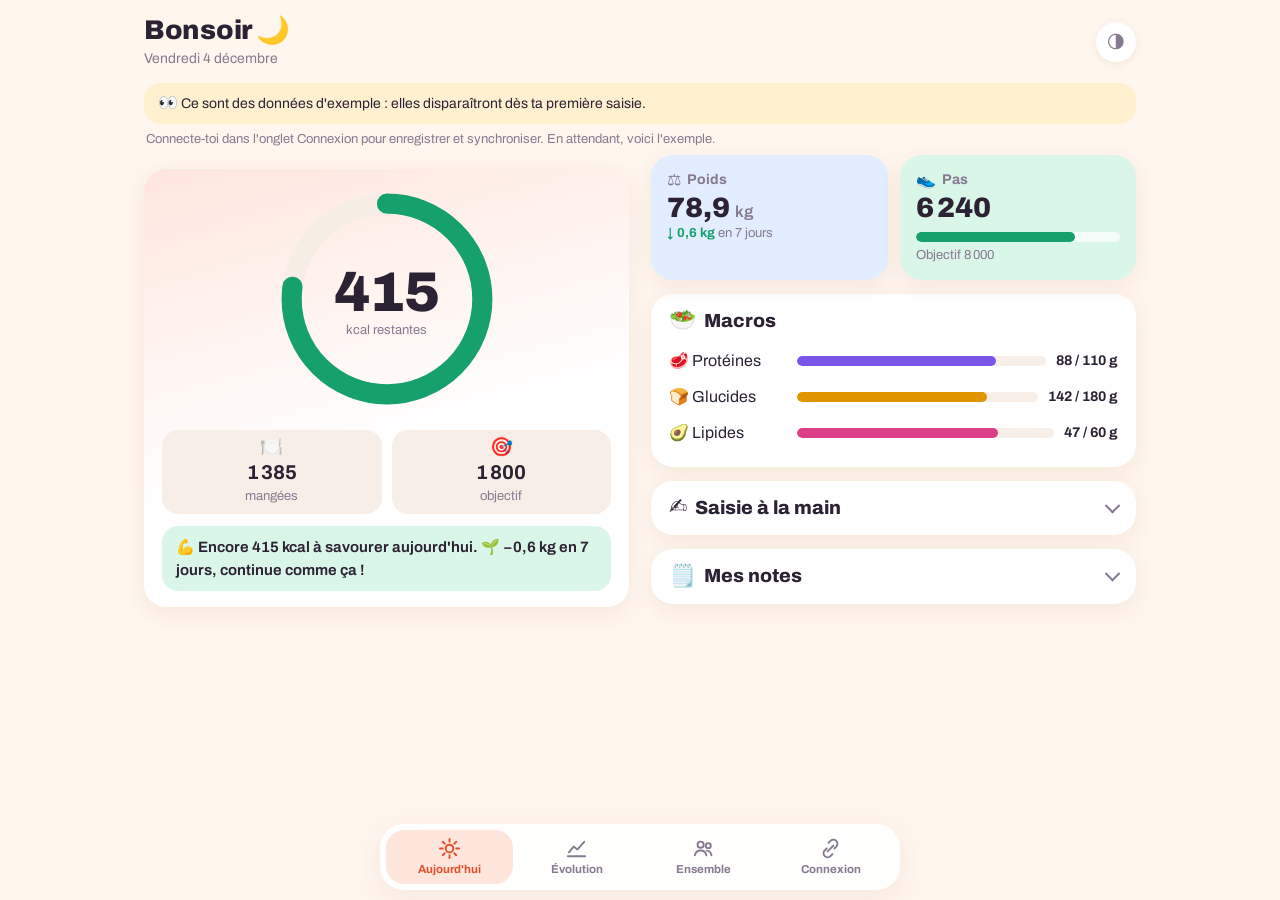
<file: app/index.html>
<!DOCTYPE html>
<html lang="fr">
<head>
<meta charset="utf-8">
<meta name="viewport" content="width=device-width, initial-scale=1, viewport-fit=cover">
<meta name="description" content="Suivi de régime personnel : calories, poids et pas depuis Apple Santé.">
<meta name="theme-color" content="#fff6ee" media="(prefers-color-scheme: light)" data-def="#fff6ee">
<meta name="theme-color" content="#16131b" media="(prefers-color-scheme: dark)" data-def="#16131b">
<meta name="apple-mobile-web-app-capable" content="yes">
<meta name="mobile-web-app-capable" content="yes">
<meta name="apple-mobile-web-app-status-bar-style" content="default">
<meta name="apple-mobile-web-app-title" content="Mon régime">
<meta name="referrer" content="no-referrer">
<meta http-equiv="Content-Security-Policy" content="default-src 'self'; script-src 'self'; style-src 'self' 'unsafe-inline'; img-src 'self' data:; font-src 'self'; connect-src 'self' https://*.supabase.co; manifest-src 'self'; worker-src 'self'; base-uri 'self'; form-action 'self'">
<title>Mon régime</title>
<link rel="manifest" href="manifest.webmanifest">
<link rel="icon" href="icons/icon-192.png" type="image/png">
<link rel="apple-touch-icon" href="icons/apple-touch-icon.png">
<script src="js/theme.js"></script>
<link rel="stylesheet" href="styles.css">
<script type="module" src="js/main.js"></script>
</head>
<body>
<header><div><h1 id="ttl">Aujourd'hui</h1><span class="date" id="today"></span></div><span class="hbtns"><button class="sync" id="themeBtn" type="button" aria-label="Changer de thème" title="Thème"><span class="e" id="themeIco" aria-hidden="true">🌗</span></button><button class="sync" id="syncBtn" type="button" aria-label="Synchroniser maintenant" title="Synchroniser maintenant" hidden><svg viewBox="0 0 24 24" aria-hidden="true"><path d="M20 12a8 8 0 1 1-2.3-5.6M20 4v5h-5"/></svg></button></span></header>
<main>
<div class="demo" id="demo" hidden><span class="e" aria-hidden="true">👀</span> Ce sont des données d'exemple : elles disparaîtront dès ta première saisie.</div>
<p class="status" id="st">Chargement…</p>

<!-- AUJOURD'HUI -->
<section data-v="aujourdhui">
  <div class="lbl alerte-card" id="manque" hidden>
    <h2><span class="e" aria-hidden="true">📲</span> Il manque des données</h2>
    <p id="manqueTxt"></p>
    <div class="btns">
      <a class="btn tom" id="manqueRun" href="shortcuts://run-shortcut?name=Bilan%20sant%C3%A9">Lancer le raccourci</a>
      <button class="ghost" type="button" id="manqueSaisie">Saisir à la main</button>
    </div>
  </div>

  <div class="lbl lundi-card" id="lundi" hidden>
    <h2><span class="e" aria-hidden="true">🗓️</span> Ta semaine en bref<button class="x" type="button" id="lundiX" aria-label="Masquer le bilan de la semaine">×</button></h2>
    <div id="lundiTxt"></div>
  </div>

  <div class="lbl hero-card">
    <div class="ring-wrap">
      <svg class="ring" viewBox="0 0 120 120" aria-hidden="true"><circle class="trk" cx="60" cy="60" r="52"/><circle class="val" id="ringVal" cx="60" cy="60" r="52" stroke-dasharray="326.73" stroke-dashoffset="326.73"/></svg>
      <div class="ring-in"><div class="big" id="left">–</div><div class="small" id="leftLbl">kcal restantes</div></div>
    </div>
    <div class="kc-row">
      <div><span class="e" aria-hidden="true">🍽️</span><b id="eaten">–</b><span class="small">mangées</span></div>
      <div><span class="e" aria-hidden="true">🎯</span><b id="goal">–</b><span class="small">objectif</span></div>
    </div>
    <p class="cheer" id="cheer"></p>
    <p class="fresh" id="fresh"></p>
  </div>

  <div class="tiles">
    <div class="tile sky"><div class="t-h"><span class="e" aria-hidden="true">⚖️</span> Poids</div><div class="v" id="wt">–</div><div class="small" id="wtD"></div></div>
    <div class="tile herb"><div class="t-h"><span class="e" aria-hidden="true">👟</span> Pas</div><div class="v" id="steps">–</div><div class="meter"><i id="stepBar"></i></div><div class="small" id="stepGoal"></div></div>
  </div>

  <div class="lbl" id="macroBox"><h2><span class="e" aria-hidden="true">🥗</span> Macros</h2><div id="macros"></div></div>


  <details class="lbl fold" id="importBox">
    <summary><h2><span class="e" aria-hidden="true">✍️</span> Saisie à la main</h2></summary>
    <p class="small">Le raccourci du soir s'en charge normalement. Utile pour corriger une valeur ou rattraper un jour manqué.</p>
    <form class="form" id="manual">
      <label>Date<input type="date" id="fD"></label>
      <label>Poids (kg)<input id="fW" inputmode="decimal"></label>
      <label>Pas<input id="fS" inputmode="numeric"></label>
      <label>Calories<input id="fK" inputmode="numeric"></label>
      <label>Protéines (g)<input id="fP" inputmode="numeric"></label>
      <label>Glucides (g)<input id="fG" inputmode="numeric"></label>
      <label>Lipides (g)<input id="fL" inputmode="numeric"></label>
      <label>&nbsp;<button>Enregistrer</button></label>
    </form>
    <details class="sub"><summary>Coller le texte <code>SANTE;…</code></summary>
      <textarea id="imp" placeholder="Colle ici : SANTE;date=…;poids=…"></textarea>
      <p class="small" id="impPrev"></p>
      <button id="impBtn" type="button">Enregistrer</button>
    </details>
  </details>

  <details class="lbl fold" id="notesBox">
    <summary><h2><span class="e" aria-hidden="true">🗒️</span> Mes notes</h2></summary>
    <textarea id="notes" placeholder="Courses à prévoir, idées, ressentis…" style="min-height:140px"></textarea>
    <p class="small saved" id="notesSt"></p>
  </details>
</section>

<!-- ÉVOLUTION -->
<section data-v="evolution">
  <div class="tiles four span" id="bilan"></div>
  <div class="lbl span"><h2><span class="e" aria-hidden="true">⚖️</span> Mon poids</h2>
    <div class="seg" id="periode" role="radiogroup" aria-label="Période affichée">
      <label><input type="radio" name="per" value="30" checked>30 jours</label>
      <label><input type="radio" name="per" value="90">3 mois</label>
      <label><input type="radio" name="per" value="365">1 an</label>
    </div>
    <p class="small" id="wtSum"></p><div class="fig"><svg id="cW" role="img" aria-label="Courbe du poids"></svg></div><p class="small legende"><span class="pt"></span> pesées <span class="tr"></span> tendance (moyenne sur 7 jours)</p></div>
  <div class="lbl" id="depBox"><h2><span class="e" aria-hidden="true">🔥</span> Ma dépense réelle</h2><div id="depense"></div>
    <details class="sub"><summary>Comment c'est calculé ?</summary><p class="small">Sur les 3 dernières semaines complètes, l'appli compare ce que tu as mangé (calories de Yazio) à l'évolution de ton poids lissé : 1 kg correspond à environ 7 700 kcal. Si tu as mangé 1 700 kcal par jour en perdant 0,5 kg par semaine, ta dépense réelle est d'environ 2 250 kcal. Les journées sous 800 kcal sont ignorées, car souvent mal notées. Le calcul se met à jour chaque lundi.</p></details></div>
  <div class="lbl"><h2><span class="e" aria-hidden="true">🏅</span> Mes réussites</h2><div id="series"></div><div class="badges" id="badges"></div></div>
  <div class="lbl"><h2><span class="e" aria-hidden="true">🗓️</span> Ma semaine dernière</h2><div id="semaine"></div></div>
  <div class="lbl"><h2><span class="e" aria-hidden="true">🔥</span> Calories de la semaine</h2><p class="small">Le pointillé, c'est ton objectif.</p><div class="fig s"><svg id="cK" role="img" aria-label="Calories des 7 derniers jours"></svg></div></div>
  <div class="lbl"><h2><span class="e" aria-hidden="true">👟</span> Pas de la semaine</h2><div class="fig s"><svg id="cS" role="img" aria-label="Pas des 7 derniers jours"></svg></div></div>
</section>

<!-- ENSEMBLE -->
<section data-v="ensemble">
  <div class="lbl" id="ensHors" hidden>
    <h2><span class="e" aria-hidden="true">👥</span> Se motiver à plusieurs</h2>
    <p>Ensemble demande un compte connecté : va dans l'onglet <b>Connexion</b>.</p>
  </div>

  <div class="lbl ens-intro" id="ensActiver" hidden>
    <h2><span class="e" aria-hidden="true">👥</span> Se motiver à plusieurs</h2>
    <p>Suis tes amis et lancez-vous des petits défis chaque semaine. Chacun ne voit qu'un <b>résumé</b> de l'autre :</p>
    <ul class="phrases">
      <li>✅ sa progression vers son objectif, en %</li>
      <li>✅ ses jours dans l'objectif cette semaine, ses pas moyens, ses séries et ses badges</li>
      <li>🔒 jamais son poids exact, ses calories ni son historique</li>
    </ul>
    <form class="form f-mail" id="ensForm">
      <input id="ensPseudo" maxlength="30" placeholder="Ton pseudo" aria-label="Ton pseudo" required>
      <button class="primary">Activer</button>
    </form>
  </div>

  <div id="ensActif" hidden>
    <div class="lbl" id="ensPodium"></div>
    <div id="ensAmis"></div>
    <div class="lbl">
      <h2><span class="e" aria-hidden="true">🤝</span> Ajouter un ami</h2>
      <p class="small">Donne ton code à ton ami, ou tape le sien.</p>
      <div class="copy"><code id="ensCode" class="code-ami"></code><button class="ghost" type="button" id="ensPartager">Envoyer</button></div>
      <form class="form f-mail" id="ensAjout">
        <input id="ensCodeAmi" maxlength="9" placeholder="Code de ton ami" aria-label="Code de ton ami" autocapitalize="characters" autocomplete="off" required>
        <button class="primary">Ajouter</button>
      </form>
    </div>
    <details class="lbl fold">
      <summary><h2><span class="e" aria-hidden="true">🔒</span> Ce que mes amis voient</h2></summary>
      <form class="form f-mail" id="ensPseudoForm">
        <input id="ensPseudo2" maxlength="30" aria-label="Mon pseudo" required>
        <button class="ghost">Renommer</button>
      </form>
      <label class="bascule"><input type="checkbox" id="ensKg"> Montrer mes kilos perdus (sinon, seulement le pourcentage)</label>
      <p class="small">Tes amis voient ta progression en %, tes jours dans l'objectif de la semaine, tes pas moyens sur 7 jours, tes séries, ton nombre de badges et ton dernier jour suivi. Jamais ton poids, tes calories ni ton historique.</p>
      <p><button type="button" class="ghost danger" id="ensStop">Arrêter le partage</button></p>
    </details>
  </div>
</section>

<!-- CONNEXION -->
<section data-v="connexion">
  <div class="lbl" id="accBox">
    <h2><span class="e" aria-hidden="true">👤</span> Mon compte</h2>
    <div id="accLocal" hidden>
      <p>L'appli fonctionne en <b>mode local</b> : tes données restent sur cet appareil et ne se synchronisent pas.</p>
      <p class="small">Pour synchroniser l'iPhone et le PC, renseigne l'URL et la clé publique de ton projet Supabase dans <code>config.js</code> (voir le README).</p>
    </div>
    <div id="accOut" hidden>
      <p>Connecte-toi pour retrouver tes données sur l'iPhone et le PC. Tu reçois un e-mail avec un lien de connexion.</p>
      <form class="form f-mail" id="mailForm">
        <input id="email" type="email" autocomplete="email" placeholder="ton@adresse.fr" aria-label="Adresse e-mail" required>
        <button>Recevoir le lien</button>
      </form>
      <form class="form f-mail" id="codeForm" hidden>
        <input id="code" inputmode="numeric" autocomplete="one-time-code" placeholder="Code à 6 chiffres" aria-label="Code reçu par e-mail" pattern="[0-9]{6,10}" required>
        <button>Valider le code</button>
      </form>
      <p class="small">Sur iPhone, depuis l'appli installée, utilise plutôt le <b>code</b> : le lien s'ouvre dans Safari, qui ne partage pas sa session avec l'appli.</p>
    </div>
    <div id="accIn" hidden>
      <div class="row"><span>Connecté en tant que</span><b id="accMail"></b></div>
      <div class="row"><span>Synchronisation</span><b id="syncSt">–</b></div>
      <p><button class="ghost" id="logout" type="button">Se déconnecter</button></p>
    </div>
  </div>

  <div class="lbl">
    <h2><span class="e" aria-hidden="true">🎯</span> Mes objectifs</h2>
    <div class="seg two" role="radiogroup" aria-label="Comment fixer tes objectifs">
      <label><input type="radio" name="omode" value="auto"><span class="e" aria-hidden="true">🧮</span>Calcul automatique</label>
      <label><input type="radio" name="omode" value="manuel"><span class="e" aria-hidden="true">✍️</span>À la main</label>
    </div>

    <form id="calcForm" hidden>
      <p class="lab">Toi</p>
      <div class="seg two" role="radiogroup" aria-label="Sexe">
        <label><input type="radio" name="sexe" value="f"><span class="e" aria-hidden="true">👩</span>Femme</label>
        <label><input type="radio" name="sexe" value="h"><span class="e" aria-hidden="true">👨</span>Homme</label>
      </div>
      <div class="form">
        <label>Année de naissance<input id="pN" inputmode="numeric" placeholder="1990" maxlength="4"></label>
        <label>Taille (cm)<input id="pT" inputmode="numeric" placeholder="175" maxlength="3"></label>
        <label>Poids actuel (kg)<input id="pP" inputmode="decimal" placeholder="80"></label>
        <label>Poids visé (kg)<input id="pC" inputmode="decimal" placeholder="72"></label>
      </div>
      <p class="small" id="pPnote"></p>
      <p class="lab">Ton activité au quotidien</p>
      <div class="choix" id="actList" role="radiogroup" aria-label="Activité"></div>
      <p class="lab">À quel rythme ?</p>
      <div class="seg" id="rytList" role="radiogroup" aria-label="Rythme de perte"></div>
      <div class="calc" id="calcOut" aria-live="polite"></div>
      <div class="form"><label>Pas / jour<input id="aS" inputmode="numeric"></label><label>&nbsp;<button class="primary" id="calcSave">Enregistrer</button></label></div>
    </form>

    <form class="form" id="objForm" hidden>
      <label>Calories / jour<input id="oK" inputmode="numeric"></label>
      <label>Protéines (g)<input id="oP" inputmode="numeric"></label>
      <label>Glucides (g)<input id="oG" inputmode="numeric"></label>
      <label>Lipides (g)<input id="oL" inputmode="numeric"></label>
      <label>Pas / jour<input id="oS" inputmode="numeric"></label>
      <label>Poids visé (kg)<input id="oW" inputmode="decimal"></label>
      <label>&nbsp;<button>Enregistrer</button></label>
    </form>
  </div>

  <div class="lbl">
    <h2><span class="e" aria-hidden="true">🎨</span> Apparence</h2>
    <div class="seg" role="radiogroup" aria-label="Thème de l'appli">
      <label><input type="radio" name="theme" value="auto"><span class="e" aria-hidden="true">🌗</span>Auto</label>
      <label><input type="radio" name="theme" value="light"><span class="e" aria-hidden="true">☀️</span>Clair</label>
      <label><input type="radio" name="theme" value="dark"><span class="e" aria-hidden="true">🌙</span>Sombre</label>
    </div>
    <p class="small">« Auto » suit le réglage de ton iPhone ou de ton PC. Le choix est gardé sur cet appareil.</p>
  </div>

  <details class="lbl fold">
    <summary><h2><span class="e" aria-hidden="true">🍏</span> Yazio → Apple Santé</h2></summary>
    <ol class="steps">
      <li>Dans Yazio : Profil → Réglages → Comptes et appareils connectés → Apple Santé.</li>
      <li>Autorise l'écriture de l'<b>énergie alimentaire</b>, des <b>protéines</b>, <b>glucides</b> et <b>lipides</b>. Autorise aussi la lecture du poids si tu te pèses ailleurs.</li>
      <li>Vérifie dans Santé → Parcourir → Nutrition que les repas du jour apparaissent.</li>
    </ol>
  </details>

  <details class="lbl fold" id="shortcutBox">
    <summary><h2><span class="e" aria-hidden="true">📲</span> Raccourci iPhone</h2></summary>
    <div id="scOff"><p class="small">Connecte-toi d'abord à ton compte : le raccourci envoie tes données directement dans ton espace.</p></div>
    <div id="scOn" hidden>
      <p><b>1. Ton adresse d'envoi</b></p>
      <div class="copy"><code id="scUrl"></code><button class="ghost" type="button" data-copy="scUrl">Copier</button></div>
      <p><b>2. Ton jeton secret</b></p>
      <p class="small" id="jetonSt"></p>
      <div class="copy" id="jetonBox" hidden><code id="jetonVal"></code><button class="ghost" type="button" data-copy="jetonVal">Copier</button></div>
      <p><button type="button" id="jetonBtn">Créer un jeton</button></p>
      <p class="small">Le jeton ne s'affiche qu'une fois. Garde-le uniquement dans le raccourci. En cas de doute, crée-en un nouveau : l'ancien cesse aussitôt de fonctionner.</p>
      <p><b>3. Le raccourci</b> « Bilan santé », dans l'app <b>Raccourcis</b>, dans l'ordre :</p>
      <ol class="steps">
        <li><b>Rechercher des échantillons de santé</b> : Type Poids, Date de début est aujourd'hui, Unité kg, trié par Date de début (ordre décroissant), limite 1. Puis <b>Définir une variable</b> <code>Poids</code>.</li>
        <li><b>Rechercher des échantillons de santé</b> : Type Pas, aujourd'hui, Unité nombre, <b>Grouper par Jour</b> (évite de compter deux fois les pas enregistrés par plusieurs appareils). <b>Calculer des statistiques</b> → Somme. <b>Définir une variable</b> <code>Pas</code>.</li>
        <li>Pareil pour <b>Énergie alimentaire</b> (Unité kcal) → variable <code>Kcal</code>. Facultatif : Protéines, Glucides, Lipides (Unité g) → <code>Prot</code>, <code>Gluc</code>, <code>Lip</code>.</li>
        <li><b>Obtenir le contenu de l'URL</b> : l'adresse ci-dessus, méthode <b>POST</b>, en-tête <code>X-Jeton</code> = ton jeton, corps <b>JSON</b> avec les champs <code>poids</code>, <code>pas</code>, <code>kcal</code> (et <code>prot</code>, <code>gluc</code>, <code>lip</code>), chacun rempli avec sa variable.</li>
        <li><b>Afficher la notification</b> avec le « Contenu de l'URL ».</li>
      </ol>
      <p class="small">Vérifie que chaque « Rechercher » commence bien par « Rechercher Échantillons de Santé » et pas par « Filtrer … » : sinon, touche la variable orange et choisis Effacer. Sans champ <code>date</code>, les valeurs sont enregistrées pour aujourd'hui. Relancer le raccourci remplace les valeurs du jour.</p>
      <p>Lancement automatique : en haut du raccourci, <b>À 21:30</b>, Heure de la journée, Tous les jours.</p>
    </div>
  </details>

  <details class="lbl fold" id="histBox">
    <summary><h2><span class="e" aria-hidden="true">📥</span> Importer mon historique</h2></summary>
    <p>Récupère d'un coup ton poids, tes pas et tes calories des mois passés, depuis l'export d'Apple Santé.</p>
    <ol class="steps">
      <li>Sur l'iPhone, ouvre <b>Santé</b> et touche ta <b>photo</b> en haut à droite.</li>
      <li>Tout en bas : <b>Exporter toutes les données de santé</b> → <b>Exporter</b>. Patiente, ça peut prendre quelques minutes.</li>
      <li>Choisis <b>Enregistrer dans Fichiers</b>.</li>
      <li>Ici, touche le bouton ci-dessous et choisis <b>export.zip</b>.</li>
    </ol>
    <div class="form"><label>Période<select id="histPer"><option value="90">3 derniers mois</option><option value="365" selected>12 derniers mois</option><option value="730">2 dernières années</option><option value="0">Tout</option></select></label>
      <label>&nbsp;<button type="button" class="primary" id="histBtn">Choisir export.zip</button></label></div>
    <input type="file" id="histFile" accept=".zip,.xml,application/zip,text/xml" hidden>
    <div class="meter" id="histBarre" hidden><i id="histProg" style="width:0%"></i></div>
    <p class="small" id="histSt">Le fichier est lu sur cet appareil, il n'est envoyé nulle part : seuls les totaux de chaque jour sont enregistrés. Les jours déjà remplis sont complétés, pas effacés.</p>
  </details>

  <div class="lbl">
    <h2><span class="e" aria-hidden="true">💾</span> Mes données</h2>
    <p class="small">Une copie de sauvegarde de tout ton suivi, à garder où tu veux.</p>
    <div class="btns"><button type="button" class="ghost" id="expJson">Exporter (JSON)</button><button type="button" class="ghost" id="expCsv">Exporter pour Excel (CSV)</button></div>
  </div>

  <div class="lbl" id="installBox">
    <h2><span class="e" aria-hidden="true">📥</span> Installer l'appli</h2>
    <p><button type="button" id="installBtn" hidden>Installer sur cet appareil</button></p>
    <div class="row"><span><b>iPhone</b> : ouvre cette page dans Safari, Partager → « Sur l'écran d'accueil ».</span></div>
    <div class="row"><span><b>PC</b> : dans Chrome ou Edge, l'icône d'installation dans la barre d'adresse, ou menu ⋮ → « Installer Mon régime ».</span></div>
  </div>
  <p class="small ver" id="ver"></p>
</section>
</main>

<nav class="tabs" aria-label="Onglets">
  <a href="#aujourdhui" data-t="aujourdhui"><svg viewBox="0 0 24 24" aria-hidden="true"><circle cx="12" cy="12" r="4"/><path d="M12 2v3M12 19v3M2 12h3M19 12h3M5 5l2 2M17 17l2 2M5 19l2-2M17 7l2-2"/></svg>Aujourd'hui</a>
  <a href="#evolution" data-t="evolution"><svg viewBox="0 0 24 24" aria-hidden="true"><path d="M3 20h18M4 16l5-6 4 3 7-8"/></svg>Évolution</a>
  <a href="#ensemble" data-t="ensemble"><svg viewBox="0 0 24 24" aria-hidden="true"><circle cx="9" cy="8" r="3.2"/><path d="M3 19c.6-3.2 3-5 6-5s5.4 1.8 6 5"/><circle cx="17" cy="9" r="2.6"/><path d="M15.5 14.2c2.4.2 4.2 1.8 4.8 4.8"/></svg>Ensemble</a>
  <a href="#connexion" data-t="connexion"><svg viewBox="0 0 24 24" aria-hidden="true"><path d="M9 15l6-6M10 6l2-2a4 4 0 0 1 6 6l-2 2M14 18l-2 2a4 4 0 0 1-6-6l2-2"/></svg>Connexion</a>
</nav>
<div class="accueil" id="accueil" role="status" aria-live="polite" hidden><div><span class="e" aria-hidden="true">👋</span><p></p></div></div>
<div class="toast" id="toast" role="status" aria-live="polite"></div>
</body>
</html>
</file>
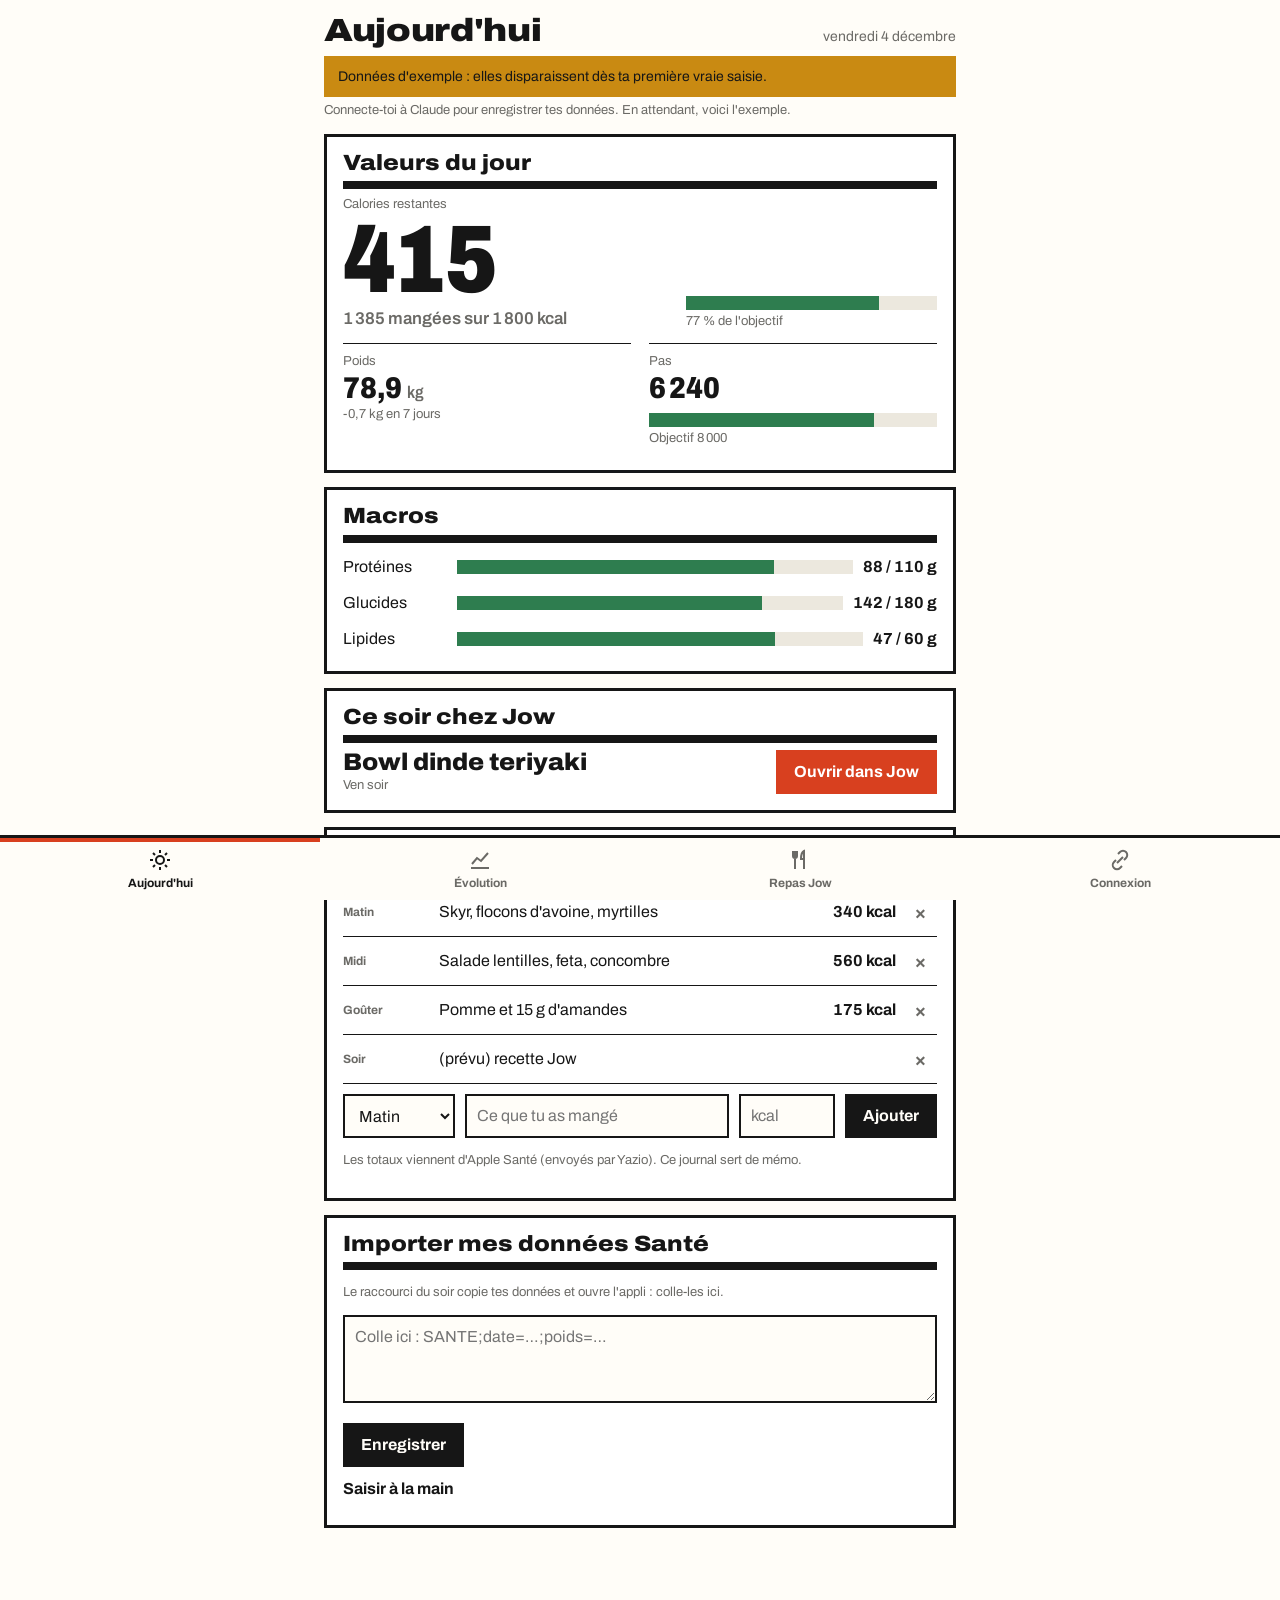
<file: prototype/index.html>
<!DOCTYPE html>
<html lang="fr">
<head>
<meta charset="utf-8">
<meta name="viewport" content="width=device-width, initial-scale=1, viewport-fit=cover">
<meta name="apple-mobile-web-app-capable" content="yes">
<meta name="apple-mobile-web-app-title" content="Mon régime">
<meta name="theme-color" content="#fffdf8">
<title>Mon régime</title>
<link rel="preconnect" href="https://fonts.googleapis.com">
<link href="https://fonts.googleapis.com/css2?family=Archivo:wdth,wght@62..125,400..900&display=swap" rel="stylesheet">
<style>
/* VOICE: calme, net, encourageant — un carnet de bord, pas un coach qui crie
   IDEA: l'étiquette « Valeurs nutritionnelles » d'un emballage : filets noirs épais, chiffres gras alignés à droite
   PICTURE: le bilan du jour comme une étiquette géante — calories restantes en très grand, barres de macros
   COLOUR and TYPE: papier blanc chaud, encre noire, tomate pour l'accent, vert herbe pour le soutien ; Archivo large et condensé
   LAYOUT: une colonne mobile, barre d'onglets en bas, cartes-étiquettes cerclées de noir */
:root{color-scheme:light dark;--bg:light-dark(#fffdf8,#121413);--card:light-dark(#fff,#1b1e1c);--ink:light-dark(#161616,#f1efe8);--mute:light-dark(#6b6a66,#a3a29c);--line:light-dark(#161616,#e9e6dc);--soft:light-dark(#ece8de,#2b2f2c);--tom:light-dark(#d8401f,#ff6b4a);--herb:light-dark(#2e7d4f,#5cc48a);--wheat:light-dark(#c98a12,#e7b347)}
:root[data-theme=light]{color-scheme:light}:root[data-theme=dark]{color-scheme:dark}
*{box-sizing:border-box;min-width:0}
body{margin:0;background:var(--bg);color:var(--ink);font:16px/1.5 Archivo,system-ui,sans-serif;overflow-x:clip;padding-bottom:calc(78px + env(safe-area-inset-bottom))}
header{padding:calc(14px + env(safe-area-inset-top)) max(5vw,16px) 8px;display:flex;align-items:baseline;justify-content:space-between;gap:12px;max-width:760px;margin:auto}
h1{font-size:32px;line-height:1.05;margin:0;font-stretch:118%;font-weight:900;letter-spacing:-.01em}
.date{color:var(--mute);font-size:14px;white-space:nowrap}
main{max-width:760px;margin:auto;padding:0 max(5vw,16px)}
section[data-v]{display:none}section[data-v].on{display:block}
.lbl{border:3px solid var(--line);background:var(--card);padding:14px 16px;margin:14px 0}
.lbl h2{font-size:22px;font-stretch:112%;font-weight:850;margin:0 0 6px;line-height:1.1;border-bottom:8px solid var(--line);padding-bottom:6px}
.row{display:flex;justify-content:space-between;gap:10px;padding:7px 0;border-bottom:1px solid var(--line)}
.row:last-child{border-bottom:0}.row b{font-variant-numeric:tabular-nums;white-space:nowrap}
.thick{border-bottom-width:4px}
.big{font-size:clamp(56px,17vw,96px);font-weight:900;font-stretch:80%;line-height:.95;font-variant-numeric:tabular-nums;letter-spacing:-.02em}
.unit{font-size:17px;font-weight:600;color:var(--mute)}
.hero{display:grid;grid-template-columns:minmax(0,1.3fr) minmax(0,1fr);gap:16px;align-items:end}
.meter{height:14px;background:var(--soft);margin:8px 0 2px;position:relative}
.meter i{display:block;height:100%;background:var(--herb)}.meter i.over{background:var(--tom)}
.small{font-size:13px;color:var(--mute)}
.grid2{display:grid;grid-template-columns:repeat(2,minmax(0,1fr));gap:0 18px}
.stat{padding:8px 0;border-top:1px solid var(--line)}.stat .v{font-size:30px;font-weight:850;font-stretch:85%;font-variant-numeric:tabular-nums;line-height:1.1}
.macro{display:grid;grid-template-columns:6.5em minmax(0,1fr) auto;gap:10px;align-items:center;padding:6px 0}
.macro .meter{margin:0}
.demo{background:var(--wheat);color:#161616;padding:10px 14px;font-size:14px;display:flex;gap:10px;align-items:center;justify-content:space-between;flex-wrap:wrap}
.demo[hidden]{display:none}
button,.btn{font:inherit;font-weight:700;min-height:44px;padding:0 16px;border:2px solid var(--line);background:var(--ink);color:var(--bg);cursor:pointer;border-radius:0;text-decoration:none;display:inline-flex;align-items:center;gap:6px}
button.ghost{background:transparent;color:var(--ink)}button.x{min-height:36px;padding:0 10px;background:transparent;color:var(--mute);border:0;font-size:20px}
input,select,textarea{font:inherit;font-size:16px;min-height:44px;padding:8px 10px;border:2px solid var(--line);background:var(--bg);color:var(--ink);border-radius:0;width:100%}
textarea{min-height:88px;resize:vertical}
:focus-visible{outline:3px solid var(--tom);outline-offset:2px}
.form{display:grid;grid-template-columns:repeat(auto-fit,minmax(130px,1fr));gap:10px;margin:10px 0}
.form label{font-size:13px;color:var(--mute);display:grid;gap:3px}
.meal{display:grid;grid-template-columns:5.5em minmax(0,1fr) auto auto;gap:8px;align-items:center;padding:6px 0;border-bottom:1px solid var(--line)}
.meal .k{font-variant-numeric:tabular-nums;white-space:nowrap;font-weight:700}
.tag{font-size:12px;font-weight:700;color:var(--mute);text-transform:none}
.tonight{display:flex;gap:12px;align-items:center;justify-content:space-between;flex-wrap:wrap}
.tonight .n{font-size:24px;font-weight:850;font-stretch:105%;line-height:1.15}
a{color:var(--tom);font-weight:700}
.fig{position:relative;min-height:230px}.fig>svg{position:absolute;inset:0;width:100%;height:100%}
.fig.s{min-height:170px}
.day{display:grid;grid-template-columns:4.6em minmax(0,1fr);gap:10px;align-items:start;padding:10px 0;border-bottom:1px solid var(--line)}
.day.today{background:linear-gradient(90deg,var(--soft),transparent)}
.day .d{font-weight:850;font-stretch:110%;padding-top:10px}
.day .f{display:grid;grid-template-columns:minmax(0,1fr) minmax(0,1fr);gap:6px}
.weeknav{display:flex;align-items:center;justify-content:space-between;gap:8px}
ol.steps{padding-left:1.3em;margin:6px 0}ol.steps li{margin:6px 0}
code{background:var(--soft);padding:1px 5px;font-size:14px;overflow-wrap:anywhere}
pre{background:var(--soft);padding:10px;overflow-x:auto;font-size:13px;white-space:pre-wrap;overflow-wrap:anywhere}
nav.tabs{position:fixed;left:0;right:0;bottom:0;background:var(--bg);border-top:3px solid var(--line);display:grid;grid-template-columns:repeat(4,1fr);padding-bottom:env(safe-area-inset-bottom);z-index:5}
nav.tabs a{color:var(--mute);text-decoration:none;text-align:center;padding:10px 2px 8px;font-size:12px;font-weight:700;display:grid;justify-items:center;gap:2px}
nav.tabs a svg{width:24px;height:24px;stroke:currentColor;fill:none;stroke-width:2}
nav.tabs a.on{color:var(--ink);box-shadow:inset 0 4px 0 var(--tom)}
.toast{position:fixed;left:50%;bottom:calc(92px + env(safe-area-inset-bottom));transform:translateX(-50%);background:var(--ink);color:var(--bg);padding:10px 16px;font-weight:700;opacity:0;transition:opacity .25s;pointer-events:none;z-index:9;max-width:90vw}
.toast.on{opacity:1}
@media(prefers-reduced-motion:reduce){.toast{transition:none}}
.status{font-size:13px;color:var(--mute);margin:4px 0}
ul.ing{margin:6px 0;padding-left:1.2em}ul.ing li{margin:3px 0}
.rec{border-top:4px solid var(--line);margin-top:12px;padding-top:10px}
.rec h3{font-size:22px;font-stretch:108%;margin:0 0 4px;line-height:1.15}
.chips{display:flex;flex-wrap:wrap;gap:6px;margin:6px 0}.chips span{border:1.5px solid var(--line);padding:2px 8px;font-size:13px;font-weight:700;white-space:nowrap}
.dl{display:grid;grid-template-columns:minmax(0,9em) minmax(0,1fr);gap:4px 12px;padding:7px 0;border-bottom:1px solid var(--line);font-size:15px}
.dl .ok{color:var(--herb);font-weight:800}.dl .ko{color:var(--tom);font-weight:800}
details summary{cursor:pointer;font-weight:700;min-height:44px;display:flex;align-items:center}
@media(max-width:520px){.hero{grid-template-columns:1fr}.meal{grid-template-columns:4.8em minmax(0,1fr) auto auto}.day .f{grid-template-columns:1fr}}
</style>
</head>
<body>
<header><h1 id="ttl">Aujourd'hui</h1><span class="date" id="today"></span></header>
<main>
<div class="demo" id="demo" hidden><span>Données d'exemple : elles disparaissent dès ta première vraie saisie.</span></div>
<p class="status" id="st">Connexion à ton espace…</p>

<!-- AUJOURD'HUI -->
<section data-v="aujourdhui">
  <div class="lbl">
    <h2>Valeurs du jour</h2>
    <div class="hero">
      <div><div class="small">Calories restantes</div><div class="big" id="left">–</div><div class="unit" id="kcalLine"></div></div>
      <div><div class="meter"><i id="kcalBar"></i></div><div class="small" id="kcalPct"></div></div>
    </div>
    <div class="grid2" style="margin-top:12px">
      <div class="stat"><div class="small">Poids</div><div class="v" id="wt">–</div><div class="small" id="wtD"></div></div>
      <div class="stat"><div class="small">Pas</div><div class="v" id="steps">–</div><div class="meter"><i id="stepBar"></i></div><div class="small" id="stepGoal"></div></div>
    </div>
  </div>

  <div class="lbl"><h2>Macros</h2><div id="macros"></div></div>

  <div class="lbl">
    <h2>Ce soir chez Jow</h2>
    <div class="tonight" id="tonight"></div>
  </div>

  <div class="lbl">
    <h2>Journal des repas</h2>
    <div id="meals"></div>
    <form class="form" id="mealForm" style="grid-template-columns:minmax(0,7em) minmax(0,1fr) minmax(0,6em) auto">
      <select id="mM" aria-label="Moment"><option>Matin</option><option>Midi</option><option>Goûter</option><option>Soir</option></select>
      <input id="mN" placeholder="Ce que tu as mangé" aria-label="Repas" required>
      <input id="mK" type="number" inputmode="numeric" placeholder="kcal" aria-label="Calories">
      <button>Ajouter</button>
    </form>
    <p class="small">Les totaux viennent d'Apple Santé (envoyés par Yazio). Ce journal sert de mémo.</p>
  </div>

  <div class="lbl" id="importBox">
    <h2>Importer mes données Santé</h2>
    <p class="small">Le raccourci du soir copie tes données et ouvre l'appli : colle-les ici.</p>
    <textarea id="imp" placeholder="Colle ici : SANTE;date=…;poids=…"></textarea>
    <p class="small" id="impPrev"></p>
    <button id="impBtn" type="button">Enregistrer</button>
    <details><summary>Saisir à la main</summary>
      <form class="form" id="manual">
        <label>Date<input type="date" id="fD"></label>
        <label>Poids (kg)<input id="fW" inputmode="decimal"></label>
        <label>Pas<input id="fS" inputmode="numeric"></label>
        <label>Calories<input id="fK" inputmode="numeric"></label>
        <label>Protéines (g)<input id="fP" inputmode="numeric"></label>
        <label>Glucides (g)<input id="fG" inputmode="numeric"></label>
        <label>Lipides (g)<input id="fL" inputmode="numeric"></label>
        <label>&nbsp;<button>Enregistrer</button></label>
      </form>
    </details>
  </div>
</section>

<!-- ÉVOLUTION -->
<section data-v="evolution">
  <div class="lbl"><h2>Poids sur 30 jours</h2><p class="small" id="wtSum"></p><div class="fig"><svg id="cW"></svg></div></div>
  <div class="lbl"><h2>Calories sur 7 jours</h2><p class="small">Le trait pointillé marque ton objectif.</p><div class="fig s"><svg id="cK"></svg></div></div>
  <div class="lbl"><h2>Pas sur 7 jours</h2><div class="fig s"><svg id="cS"></svg></div></div>
  <div class="lbl"><h2>Bilan de la semaine</h2><div id="bilan"></div></div>
</section>

<!-- REPAS JOW -->
<section data-v="repas">
  <div class="lbl">
    <h2>Menu de la semaine</h2>
    <div class="weeknav"><button class="ghost" id="wPrev" type="button" aria-label="Semaine précédente">‹</button><b id="wLbl"></b><button class="ghost" id="wNext" type="button" aria-label="Semaine suivante">›</button></div>
    <div id="menu"></div>
    <p class="small">Colle le lien de la recette depuis l'appli Jow (Partager → Copier le lien). Les champs s'enregistrent tout seuls.</p>
  </div>
  <div class="lbl" id="propBox">
    <h2>Proposer une recette</h2>
    <p class="small">Calée sur ce qu'il te reste aujourd'hui, ton garde-manger et ce qui est dispo au Leclerc Drive.</p>
    <form class="form" id="propForm" style="grid-template-columns:minmax(0,8em) minmax(0,1fr) auto">
      <select id="pMom" aria-label="Repas"><option>Soir</option><option>Midi</option><option>Matin</option><option>Goûter</option></select>
      <input id="pEnv" placeholder="Une envie ? (ex. rapide, poisson, sans four)" aria-label="Envie">
      <button id="pBtn">Proposer</button>
    </form>
    <div id="pOut"></div>
  </div>
  <div class="lbl">
    <h2>Dispo au Leclerc Drive</h2>
    <p class="small" id="dMaj">Pas encore de relevé.</p>
    <div id="dispo"></div>
  </div>
  <div class="lbl">
    <h2>Mes ingrédients courants</h2>
    <p class="small">Un par ligne. C'est la liste vérifiée chaque dimanche au Leclerc de Saint-Berthevin.</p>
    <textarea id="ingr" style="min-height:160px"></textarea>
    <p class="small" id="ingrSt"></p>
  </div>
  <div class="lbl">
    <h2>Mon garde-manger</h2>
    <p class="small">Ce que tu as déjà au frigo et dans les placards.</p>
    <textarea id="placard" placeholder="2 courgettes, riz basmati, 6 œufs, feta…"></textarea>
    <p class="small" id="placSt"></p>
  </div>
  <div class="lbl"><h2>Notes</h2><textarea id="notes" placeholder="Courses à prévoir, recettes à retester, idées…" style="min-height:140px"></textarea><p class="small" id="notesSt"></p></div>
</section>

<!-- CONNEXION -->
<section data-v="connexion">
  <div class="lbl">
    <h2>Mes objectifs</h2>
    <form class="form" id="objForm">
      <label>Calories / jour<input id="oK" inputmode="numeric"></label>
      <label>Protéines (g)<input id="oP" inputmode="numeric"></label>
      <label>Glucides (g)<input id="oG" inputmode="numeric"></label>
      <label>Lipides (g)<input id="oL" inputmode="numeric"></label>
      <label>Pas / jour<input id="oS" inputmode="numeric"></label>
      <label>Poids visé (kg)<input id="oW" inputmode="decimal"></label>
      <label>&nbsp;<button>Enregistrer</button></label>
    </form>
  </div>

  <div class="lbl">
    <h2>Yazio → Apple Santé</h2>
    <ol class="steps">
      <li>Dans Yazio : Profil → Réglages → Comptes et appareils connectés → Apple Santé.</li>
      <li>Autorise l'écriture de l'<b>énergie alimentaire</b>, des <b>protéines</b>, <b>glucides</b> et <b>lipides</b>. Autorise aussi la lecture du poids si tu te pèses ailleurs.</li>
      <li>Vérifie dans Santé → Parcourir → Nutrition que les repas du jour apparaissent.</li>
    </ol>
  </div>

  <div class="lbl">
    <h2>Raccourci iPhone du soir</h2>
    <p>Dans l'app <b>Raccourcis</b>, crée un raccourci nommé « Bilan Santé » avec ces actions, dans l'ordre :</p>
    <ol class="steps">
      <li><b>Rechercher des échantillons de santé</b> : Type = Poids, trier par Date de début (le plus récent d'abord), limite 1.</li>
      <li><b>Rechercher des échantillons de santé</b> : Type = Nombre de pas, Date de début = Aujourd'hui. Puis <b>Calculer des statistiques</b> → Somme.</li>
      <li>Même chose (recherche aujourd'hui + Somme) pour <b>Énergie alimentaire</b>, <b>Protéines</b>, <b>Glucides</b> et <b>Lipides</b>.</li>
      <li>Action <b>Texte</b>, en insérant chaque résultat comme variable :
        <pre>SANTE;date=[Date actuelle];poids=[Poids];pas=[Somme pas];kcal=[Somme énergie];prot=[Somme protéines];gluc=[Somme glucides];lip=[Somme lipides]</pre></li>
      <li><b>Copier dans le presse-papiers</b>.</li>
      <li><b>Ouvrir les URL</b> : l'adresse de cette page suivie de <code>#aujourdhui</code>.</li>
    </ol>
    <p>Puis Raccourcis → Automatisation → <b>Heure de la journée</b> (par ex. 21 h 30) → Exécuter immédiatement → « Bilan Santé ». Chaque soir, l'appli s'ouvre : appuie dans la case d'import, <b>Coller</b>, Enregistrer.</p>
    <p class="small">Les unités (« 78,4 kg ») et les virgules sont reconnues automatiquement.</p>
  </div>

  <div class="lbl">
    <h2>Jow</h2>
    <p>Jow ne partage pas ses données : ajoute tes recettes dans l'onglet Repas (nom + lien). La recette du jour s'affiche dans Aujourd'hui.</p>
  </div>

  <div class="lbl">
    <h2>Installer l'appli</h2>
    <div class="row"><span><b>iPhone</b> : ouvre cette page dans Safari, Partager → « Sur l'écran d'accueil ».</span></div>
    <div class="row"><span><b>PC</b> : dans Chrome ou Edge, menu ⋮ → « Installer la page en tant qu'application » (ou « Créer un raccourci… »).</span></div>
    <p class="small">Tes données sont enregistrées dans ton compte Claude : reste connecté sur les deux appareils pour les retrouver.</p>
  </div>
</section>
</main>

<nav class="tabs">
  <a href="#aujourdhui" data-t="aujourdhui"><svg viewBox="0 0 24 24"><circle cx="12" cy="12" r="4"/><path d="M12 2v3M12 19v3M2 12h3M19 12h3M5 5l2 2M17 17l2 2M5 19l2-2M17 7l2-2"/></svg>Aujourd'hui</a>
  <a href="#evolution" data-t="evolution"><svg viewBox="0 0 24 24"><path d="M3 20h18M4 16l5-6 4 3 7-8"/></svg>Évolution</a>
  <a href="#repas" data-t="repas"><svg viewBox="0 0 24 24"><path d="M7 3v8M5 3v5a2 2 0 0 0 4 0V3M7 11v10M16 21V3c-2 1-3 4-3 8h3"/></svg>Repas Jow</a>
  <a href="#connexion" data-t="connexion"><svg viewBox="0 0 24 24"><path d="M9 15l6-6M10 6l2-2a4 4 0 0 1 6 6l-2 2M14 18l-2 2a4 4 0 0 1-6-6l2-2"/></svg>Connexion</a>
</nav>
<div class="toast" id="toast"></div>

<script>
{
const $=id=>document.getElementById(id);
const esc=s=>String(s??'').replace(/[&<>"']/g,c=>({'&':'&amp;','<':'&lt;','>':'&gt;','"':'&quot;',"'":'&#39;'}[c]));
const pad=n=>String(n).padStart(2,'0');
const iso=d=>d.getFullYear()+'-'+pad(d.getMonth()+1)+'-'+pad(d.getDate());
const addD=(d,n)=>{const x=new Date(d);x.setDate(x.getDate()+n);return x};
const fr=new Intl.NumberFormat('fr-FR');const fr1=new Intl.NumberFormat('fr-FR',{maximumFractionDigits:1,minimumFractionDigits:1});
const JOURS=['Lun','Mar','Mer','Jeu','Ven','Sam','Dim'];
const monday=d=>{const x=new Date(d);x.setHours(0,0,0,0);x.setDate(x.getDate()-((x.getDay()+6)%7));return x};
const TODAY=new Date();const T=iso(TODAY);
$('today').textContent=TODAY.toLocaleDateString('fr-FR',{weekday:'long',day:'numeric',month:'long'});
const DEF_OBJ={kcal:1800,prot:110,gluc:180,lip:60,pas:8000,poidsCible:74};
const toast=m=>{const t=$('toast');t.textContent=m;t.classList.add('on');clearTimeout(toast.h);toast.h=setTimeout(()=>t.classList.remove('on'),2200)};
const safeUrl=u=>/^https:\/\//i.test(u||'')?u:'';

/* ---------- Données d'exemple ---------- */
function demoData(){
  const days={};let w=81.6;
  for(let i=29;i>=0;i--){const d=iso(addD(TODAY,-i));const r=Math.sin(i*1.7)*.5+.5;
    w-=0.09+Math.sin(i*2.3)*.18;
    days[d]={poids:+w.toFixed(1),pas:Math.round(5200+r*6200),kcal:Math.round(1580+Math.cos(i*1.3)*260),prot:Math.round(95+r*25),gluc:Math.round(160+Math.cos(i)*30),lip:Math.round(55+Math.sin(i)*10),repas:[]}}
  days[T]={poids:days[T].poids,pas:6240,kcal:1385,prot:88,gluc:142,lip:47,repas:[
    {m:'Matin',nom:'Skyr, flocons d\'avoine, myrtilles',kcal:340},{m:'Midi',nom:'Salade lentilles, feta, concombre',kcal:560},
    {m:'Goûter',nom:'Pomme et 15 g d\'amandes',kcal:175},{m:'Soir',nom:'(prévu) recette Jow',kcal:null}]};
  const wk=iso(monday(TODAY));
  const menu={[wk]:{0:{nom:'Poulet curry coco & riz',lien:'https://jow.fr/'},1:{nom:'Saumon, haricots verts, citron',lien:'https://jow.fr/'},2:{nom:'Chili sin carne',lien:'https://jow.fr/'},3:{nom:'Pâtes complètes pesto courgettes',lien:'https://jow.fr/'},4:{nom:'Bowl dinde teriyaki',lien:'https://jow.fr/'},5:{nom:'Pizza maison légère',lien:'https://jow.fr/'},6:{nom:'Soupe potimarron & tartines',lien:'https://jow.fr/'}}};
  return{days,menu,notes:'Acheter : potimarron, skyr, lentilles corail.\nRefaire le chili, en doublant les haricots.',obj:{...DEF_OBJ}};
}

/* ---------- État ---------- */
let S=demoData();let demo=true;let base=null;let DB=null;let real={days:{},menu:{},notes:null,obj:null,placard:''};
const DEF_INGR=['filet de poulet','escalope de dinde','cabillaud','pavé de saumon','oeufs','skyr','fromage blanc 0%','lentilles','pois chiches','riz basmati','pâtes complètes',"flocons d'avoine",'brocoli','courgette','haricots verts surgelés','épinards surgelés','carotte','tomate','pomme','banane'];
let shared={ingr:null,dispo:null};
const setDemo=on=>{demo=on;$('demo').hidden=!on;};
function applyReal(){
  const has=Object.keys(real.days).length||Object.keys(real.menu).length||(real.notes!=null&&real.notes!=='');
  if(has){S={days:real.days,menu:real.menu,notes:real.notes||'',obj:{...DEF_OBJ,...(real.obj||{})}};setDemo(false)}
  else{S=demoData();if(real.obj)S.obj={...DEF_OBJ,...real.obj};setDemo(true)}
  render();
}
async function save(id,body){
  if(!base){toast('Connecte-toi à Claude pour enregistrer');return false}
  try{await base.doc(id).set(body);return true}catch(e){toast(e&&e.code==='quota_exceeded'?'Espace de stockage plein':'Échec de l\'enregistrement, réessaie');return false}
}
const dayOf=d=>real.days[d]?JSON.parse(JSON.stringify(real.days[d])):{repas:[]};

/* ---------- Rendu : Aujourd'hui ---------- */
function lastWeight(beforeOrOn){const ks=Object.keys(S.days).filter(k=>k<=beforeOrOn&&S.days[k].poids).sort();return ks.length?{d:ks.at(-1),v:S.days[ks.at(-1)].poids}:null}
function renderToday(){
  const d=S.days[T]||{},o=S.obj,k=d.kcal||0,left=o.kcal-k;
  $('left').textContent=d.kcal==null?'–':fr.format(left);
  $('left').style.color=left<0?'var(--tom)':'';
  $('kcalLine').textContent=d.kcal==null?'Pas encore de données aujourd\'hui':`${fr.format(k)} mangées sur ${fr.format(o.kcal)} kcal`;
  const p=Math.min(100,k/o.kcal*100);$('kcalBar').style.width=p+'%';$('kcalBar').className=k>o.kcal?'over':'';
  $('kcalPct').textContent=d.kcal==null?'':Math.round(k/o.kcal*100)+' % de l\'objectif';
  const lw=lastWeight(T);$('wt').innerHTML=lw?esc(fr1.format(lw.v))+' <span class="unit">kg</span>':'–';
  const prev=lw&&lastWeight(iso(addD(new Date(lw.d),-7)));
  $('wtD').textContent=lw?(prev?`${lw.v-prev.v<=0?'':'+'}${fr1.format(lw.v-prev.v)} kg en 7 jours`:'')+(lw.d!==T?' · pesée du '+new Date(lw.d).toLocaleDateString('fr-FR',{day:'numeric',month:'short'}):''):'';
  $('steps').textContent=d.pas==null?'–':fr.format(d.pas);
  $('stepBar').style.width=Math.min(100,(d.pas||0)/o.pas*100)+'%';$('stepGoal').textContent='Objectif '+fr.format(o.pas);
  const M=[['Protéines','prot',o.prot],['Glucides','gluc',o.gluc],['Lipides','lip',o.lip]];
  $('macros').innerHTML=M.map(([n,f,g])=>{const v=d[f]||0;return`<div class="macro"><span>${n}</span><div class="meter"><i class="${v>g*1.1?'over':''}" style="width:${Math.min(100,v/g*100)}%"></i></div><b style="font-variant-numeric:tabular-nums;white-space:nowrap">${esc(fr.format(v))} / ${g} g</b></div>`}).join('');
  const wk=S.menu[iso(monday(TODAY))]||{},r=wk[(TODAY.getDay()+6)%7];
  $('tonight').innerHTML=r&&r.nom?`<div><div class="n">${esc(r.nom)}</div><div class="small">${esc(JOURS[(TODAY.getDay()+6)%7])} soir</div>${r.recette?`<details><summary>Voir la recette</summary>${recHtml(r.recette)}</details>`:''}</div>${safeUrl(r.lien)?`<a class="btn" href="${esc(safeUrl(r.lien))}" target="_blank" rel="noopener" style="background:var(--tom);border-color:var(--tom);color:#fff">Ouvrir dans Jow</a>`:''}`:`<div><div class="n">Rien de prévu</div><div class="small">Ajoute ta recette dans l'onglet Repas Jow.</div></div><a class="btn" href="#repas" style="background:transparent;color:var(--ink)">Planifier</a>`;
  const rep=d.repas||[];
  $('meals').innerHTML=rep.length?rep.map((m,i)=>`<div class="meal"><span class="tag">${esc(m.m)}</span><span>${esc(m.nom)}</span><span class="k">${m.kcal!=null&&m.kcal!==''?esc(fr.format(m.kcal))+' kcal':''}</span><button class="x" data-del="${i}" aria-label="Supprimer">×</button></div>`).join(''):'<p class="small">Aucun repas noté aujourd\'hui.</p>';
}

/* ---------- Rendu : graphiques ---------- */
const css=v=>getComputedStyle(document.documentElement).getPropertyValue(v).trim();
function lineChart(s,pts,goal){
  const W=s.clientWidth,H=s.clientHeight;if(!W)return;const L=40,R=10,Tp=12,B=24;
  const vals=pts.filter(p=>p.v!=null);if(vals.length<2){s.innerHTML=`<text x="${W/2}" y="${H/2}" text-anchor="middle" fill="currentColor" font-size="14">Pas assez de pesées</text>`;return}
  let mn=Math.min(...vals.map(p=>p.v)),mx=Math.max(...vals.map(p=>p.v));if(goal&&goal>mn-1.5)mn=Math.min(mn,goal);mn=Math.floor(mn-.3);mx=Math.ceil(mx+.3);
  const x=i=>L+i*(W-L-R)/(pts.length-1),y=v=>Tp+(mx-v)*(H-Tp-B)/(mx-mn);
  let g='';const step=(mx-mn)>6?2:1;
  for(let v=mn;v<=mx;v+=step)g+=`<line x1="${L}" x2="${W-R}" y1="${y(v)}" y2="${y(v)}" stroke="${css('--soft')}"/><text x="${L-6}" y="${y(v)+4}" text-anchor="end" font-size="12" fill="${css('--mute')}">${v}</text>`;
  if(goal&&goal>=mn)g+=`<line x1="${L}" x2="${W-R}" y1="${y(goal)}" y2="${y(goal)}" stroke="${css('--herb')}" stroke-dasharray="5 4" stroke-width="2"/><text x="${W-R}" y="${y(goal)-5}" text-anchor="end" font-size="12" fill="${css('--herb')}">Objectif ${esc(fr1.format(goal))}</text>`;
  const pv=pts.map((p,i)=>p.v!=null?[x(i),y(p.v)]:null).filter(Boolean);
  g+=`<path d="M${pv.map(p=>p.join(',')).join('L')}" fill="none" stroke="${css('--ink')}" stroke-width="2.5" stroke-linejoin="round"/>`;
  const last=pv.at(-1);g+=`<circle cx="${last[0]}" cy="${last[1]}" r="5" fill="${css('--tom')}"/>`;
  const ev=W<520?10:5;pts.forEach((p,i)=>{if((pts.length-1-i)%ev===0)g+=`<text x="${x(i)}" y="${H-6}" text-anchor="middle" font-size="12" fill="${css('--mute')}">${esc(p.l)}</text>`});
  s.innerHTML=g;
}
function barChart(s,pts,goal,col){
  const W=s.clientWidth,H=s.clientHeight;if(!W)return;const L=44,R=6,Tp=18,B=24;
  const mx=Math.max(goal*1.2,...pts.map(p=>p.v||0));const bw=(W-L-R)/pts.length;const y=v=>Tp+(1-v/mx)*(H-Tp-B);
  let g='';[0,.5,1].forEach(f=>{const v=Math.round(mx*f/100)*100;g+=`<text x="${L-6}" y="${y(v)+4}" text-anchor="end" font-size="12" fill="${css('--mute')}">${W<420&&v>=1000?Math.round(v/1000)+'k':fr.format(v)}</text>`});
  pts.forEach((p,i)=>{const v=p.v||0,h=H-B-y(v);const c=col==='kcal'&&v>goal?css('--tom'):css('--herb');
    g+=`<rect x="${L+i*bw+bw*.18}" y="${y(v)}" width="${bw*.64}" height="${Math.max(0,h)}" fill="${p.v==null?css('--soft'):c}"/>`;
    g+=`<text x="${L+i*bw+bw/2}" y="${H-6}" text-anchor="middle" font-size="12" fill="${css('--mute')}">${esc(p.l)}</text>`});
  g+=`<line x1="${L}" x2="${W-R}" y1="${y(goal)}" y2="${y(goal)}" stroke="${css('--ink')}" stroke-dasharray="5 4" stroke-width="1.5"/>`;
  s.innerHTML=g;
}
function renderEvo(){
  const o=S.obj,p30=[],p7k=[],p7s=[];
  for(let i=29;i>=0;i--){const d=addD(TODAY,-i),k=iso(d),x=S.days[k]||{};p30.push({v:x.poids??null,l:d.getDate()+'/'+(d.getMonth()+1)})}
  for(let i=6;i>=0;i--){const d=addD(TODAY,-i),x=S.days[iso(d)]||{},l=JOURS[(d.getDay()+6)%7];p7k.push({v:x.kcal??null,l});p7s.push({v:x.pas??null,l})}
  lineChart($('cW'),p30,o.poidsCible);barChart($('cK'),p7k,o.kcal,'kcal');barChart($('cS'),p7s,o.pas,'pas');
  const ws=p30.filter(p=>p.v!=null);$('wtSum').textContent=ws.length>1?`${fr1.format(ws[0].v)} → ${fr1.format(ws.at(-1).v)} kg, soit ${ws.at(-1).v-ws[0].v<=0?'':'+'}${fr1.format(ws.at(-1).v-ws[0].v)} kg sur la période.`:'';
  const k=p7k.filter(p=>p.v!=null),s=p7s.filter(p=>p.v!=null);
  const avg=a=>a.length?Math.round(a.reduce((t,p)=>t+p.v,0)/a.length):null;
  const inGoal=k.filter(p=>p.v<=o.kcal).length,stepOk=s.filter(p=>p.v>=o.pas).length;
  const lw=lastWeight(T),pw=lw&&lastWeight(iso(addD(TODAY,-7)));
  const rows=[['Calories moyennes',avg(k)!=null?fr.format(avg(k))+' kcal':'–'],['Jours dans l\'objectif calories',k.length?`${inGoal} / ${k.length}`:'–'],['Pas moyens',avg(s)!=null?fr.format(avg(s)):'–'],['Jours à '+fr.format(o.pas)+' pas ou plus',s.length?`${stepOk} / ${s.length}`:'–'],['Poids sur 7 jours',lw&&pw?`${lw.v-pw.v<=0?'':'+'}${fr1.format(lw.v-pw.v)} kg`:'–']];
  if(lw&&o.poidsCible)rows.push(['Reste jusqu\'au poids visé',Math.max(0,lw.v-o.poidsCible)?fr1.format(Math.max(0,lw.v-o.poidsCible))+' kg':'Atteint']);
  $('bilan').innerHTML=rows.map(([a,b])=>`<div class="row"><span>${a}</span><b>${esc(b)}</b></div>`).join('');
}

/* ---------- Rendu : Repas ---------- */
let wOff=0;
function renderMenu(){
  const m=addD(monday(TODAY),wOff*7),key=iso(m),wk=S.menu[key]||{};
  $('wLbl').textContent=wOff===0?'Cette semaine':'Semaine du '+m.toLocaleDateString('fr-FR',{day:'numeric',month:'long'});
  $('menu').innerHTML=JOURS.map((j,i)=>{const d=addD(m,i),r=wk[i]||{};return`<div class="day${iso(d)===T?' today':''}"><div class="d">${j} <span class="small">${d.getDate()}</span></div><div class="f"><input data-i="${i}" data-f="nom" value="${esc(r.nom)}" placeholder="Recette Jow" aria-label="Recette ${j}"><input data-i="${i}" data-f="lien" value="${esc(r.lien)}" placeholder="https://jow.fr/…" inputmode="url" aria-label="Lien ${j}"></div></div>`}).join('');
  if(document.activeElement!==$('notes'))$('notes').value=S.notes||'';
}
function render(){renderToday();renderEvo();renderMenu();renderShop();
  const o=S.obj;[['oK','kcal'],['oP','prot'],['oG','gluc'],['oL','lip'],['oS','pas'],['oW','poidsCible']].forEach(([id,f])=>{if(document.activeElement!==$(id))$(id).value=o[f]??''});}

/* ---------- Navigation ---------- */
const TITLES={aujourdhui:'Aujourd\'hui',evolution:'Évolution',repas:'Repas Jow',connexion:'Connexion'};
function route(){const v=TITLES[location.hash.slice(1)]?location.hash.slice(1):'aujourdhui';
  document.querySelectorAll('section[data-v]').forEach(s=>s.classList.toggle('on',s.dataset.v===v));
  document.querySelectorAll('nav.tabs a').forEach(a=>a.classList.toggle('on',a.dataset.t===v));
  $('ttl').textContent=TITLES[v];if(v==='evolution')requestAnimationFrame(renderEvo);window.scrollTo(0,0)}
addEventListener('hashchange',route);route();
const ro=new ResizeObserver(()=>renderEvo());ro.observe($('cW'));
matchMedia('(prefers-color-scheme: dark)').addEventListener('change',renderEvo);
new MutationObserver(renderEvo).observe(document.documentElement,{attributes:true,attributeFilter:['data-theme']});

/* ---------- Import Santé ---------- */
const num=s=>{const m=String(s||'').replace(/\s/g,'').replace(',', '.').match(/-?\d+(\.\d+)?/);return m?+m[0]:null};
function parseDate(s){s=String(s||'').trim();let m=s.match(/(\d{4})-(\d{2})-(\d{2})/);if(m)return m[0];
  m=s.match(/(\d{1,2})[\/.](\d{1,2})[\/.](\d{2,4})/);if(m){const y=m[3].length===2?'20'+m[3]:m[3];return y+'-'+pad(m[2])+'-'+pad(m[1])}
  const mois=['janv','févr','mars','avr','mai','juin','juil','août','sept','oct','nov','déc'];m=s.toLowerCase().match(/(\d{1,2})\s+([a-zéû]+)\.?\s+(\d{4})/);
  if(m){const i=mois.findIndex(x=>m[2].startsWith(x.slice(0,3)));if(i>=0)return m[3]+'-'+pad(i+1)+'-'+pad(m[1])}return T}
function parseImport(t){if(!/SANTE/i.test(t))return null;const o={date:T};
  t.split(/[;\n]/).forEach(p=>{const [k,...v]=p.split('=');const key=(k||'').trim().toLowerCase(),val=v.join('=');
    if(key==='date')o.date=parseDate(val);else if(['poids','pas','kcal','prot','gluc','lip'].includes(key)){const n=num(val);if(n!=null)o[key]=key==='poids'?Math.round(n*10)/10:Math.round(n)}});
  return o}
let pending=null;
$('imp').addEventListener('input',()=>{pending=parseImport($('imp').value);
  $('impPrev').textContent=pending?`${new Date(pending.date).toLocaleDateString('fr-FR')} · ${pending.poids!=null?fr1.format(pending.poids)+' kg · ':''}${pending.pas!=null?fr.format(pending.pas)+' pas · ':''}${pending.kcal!=null?fr.format(pending.kcal)+' kcal':''}`:($('imp').value?'Format non reconnu : le texte doit commencer par SANTE;':'')});
async function storeDay(o){const {date,...vals}=o;const d=dayOf(date);Object.assign(d,vals);if(await save('j-'+date,d)){toast('Données du '+new Date(date).toLocaleDateString('fr-FR')+' enregistrées');return true}}
$('impBtn').addEventListener('click',async()=>{if(!pending){toast('Colle d\'abord le texte du raccourci');return}if(await storeDay(pending)){$('imp').value='';$('impPrev').textContent='';pending=null}});
$('fD').value=T;
$('manual').addEventListener('submit',async e=>{e.preventDefault();const o={date:$('fD').value||T};[['fW','poids'],['fS','pas'],['fK','kcal'],['fP','prot'],['fG','gluc'],['fL','lip']].forEach(([id,f])=>{const n=num($(id).value);if(n!=null)o[f]=f==='poids'?Math.round(n*10)/10:Math.round(n)});
  if(Object.keys(o).length<2){toast('Remplis au moins un champ');return}if(await storeDay(o))e.target.querySelectorAll('input:not([type=date])').forEach(i=>i.value='')});

/* ---------- Repas du jour ---------- */
$('mealForm').addEventListener('submit',async e=>{e.preventDefault();const nom=$('mN').value.trim();if(!nom)return;
  const d=dayOf(T);d.repas=[...(d.repas||[]),{m:$('mM').value,nom,kcal:num($('mK').value)}];if(await save('j-'+T,d)){$('mN').value='';$('mK').value=''}});
$('meals').addEventListener('click',async e=>{const b=e.target.closest('[data-del]');if(!b)return;if(demo){toast('Exemple : ajoute ton premier repas pour commencer');return}
  const d=dayOf(T);d.repas.splice(+b.dataset.del,1);await save('j-'+T,d)});

/* ---------- Menu & notes ---------- */
$('wPrev').addEventListener('click',()=>{wOff--;renderMenu()});$('wNext').addEventListener('click',()=>{wOff++;renderMenu()});
let mt;$('menu').addEventListener('input',()=>{clearTimeout(mt);mt=setTimeout(saveMenu,700)});
$('menu').addEventListener('change',saveMenu);
let menuBusy=false;async function saveMenu(){clearTimeout(mt);if(menuBusy){mt=setTimeout(saveMenu,400);return}
  const key=iso(addD(monday(TODAY),wOff*7)),jours={};
  $('menu').querySelectorAll('input').forEach(i=>{const n=i.dataset.i;jours[n]=jours[n]||{nom:'',lien:''};jours[n][i.dataset.f]=i.value.trim()});
  const old=real.menu[key]||{};Object.keys(jours).forEach(n=>{if(old[n]&&old[n].recette&&jours[n].nom===old[n].nom)jours[n].recette=old[n].recette});
  const prev=JSON.stringify(real.menu[key]||{});const cur=Object.fromEntries(Object.entries(jours).filter(([,r])=>r.nom||r.lien||r.recette));
  if(JSON.stringify(cur)===prev)return;menuBusy=true;await save('menu-'+key,{semaine:key,jours:cur});menuBusy=false}
let nt;$('notes').addEventListener('input',()=>{$('notesSt').textContent='…';clearTimeout(nt);nt=setTimeout(async()=>{const v=$('notes').value;if(v===(real.notes||''))return;if(await save('notes',{texte:v}))$('notesSt').textContent='Enregistré'},900)});

/* ---------- Objectifs ---------- */
$('objForm').addEventListener('submit',async e=>{e.preventDefault();const o={};[['oK','kcal'],['oP','prot'],['oG','gluc'],['oL','lip'],['oS','pas'],['oW','poidsCible']].forEach(([id,f])=>{const n=num($(id).value);if(n!=null&&n>0)o[f]=n});
  if(await save('profil',{obj:{...DEF_OBJ,...o}}))toast('Objectifs enregistrés')});

/* ---------- Courses & recettes ---------- */
let SAMPLE=null;
const ingrList=()=>shared.ingr||DEF_INGR;
function recHtml(r){const n=x=>x!=null&&x!==''?esc(fr.format(Math.round(+x)||0)):'–';
  return`<div class="rec"><h3>${esc(r.nom)}</h3><div class="chips"><span>${n(r.kcal)} kcal / portion</span><span>P ${n(r.prot)} g</span><span>G ${n(r.gluc)} g</span><span>L ${n(r.lip)} g</span>${r.temps?`<span>${esc(r.temps)}</span>`:''}${r.portions?`<span>${esc(r.portions)} pers.</span>`:''}</div>
  <b>Ingrédients</b><ul class="ing">${(r.ingredients||[]).map(i=>`<li>${esc(i.qte)} ${esc(i.nom)}${i.leclerc?` <span class="small">· Leclerc : ${esc(i.leclerc)}</span>`:''}</li>`).join('')}</ul>
  <b>Étapes</b><ol class="steps">${(r.etapes||[]).map(e=>`<li>${esc(e)}</li>`).join('')}</ol>
  ${(r.courses||[]).length?`<b>À acheter</b><ul class="ing">${r.courses.map(c=>`<li>${esc(c)}</li>`).join('')}</ul>`:''}</div>`}
function renderShop(){
  if(document.activeElement!==$('ingr'))$('ingr').value=ingrList().join('\n');
  if(document.activeElement!==$('placard'))$('placard').value=real.placard||'';
  const d=shared.dispo;
  if(!d||!Array.isArray(d.produits)){$('dMaj').textContent='Pas encore de relevé : le premier passage est prévu dimanche à 10 h.';$('dispo').innerHTML='';return}
  $('dMaj').textContent=`Relevé du ${new Date(d.maj).toLocaleDateString('fr-FR',{weekday:'long',day:'numeric',month:'long'})} · E.Leclerc Drive ${d.magasin||'Saint-Berthevin'}`;
  $('dispo').innerHTML=d.produits.map(p=>{const t=(p.top||[])[0];return`<div class="dl"><span><b>${esc(p.ing)}</b><br><span class="${p.ok?'ok':'ko'}">${p.ok?esc(p.ok)+' / '+esc(p.n)+' dispo':'Rien de dispo'}</span></span><span>${t?esc(t.nom)+' — <b>'+esc(t.prix)+' €</b> <span class="small">('+esc(t.kg)+')</span>'+(t.promo?' <b style="color:var(--tom)">promo</b>':''):'<span class="small">—</span>'}</span></div>`}).join('');
}
let it;$('ingr').addEventListener('input',()=>{$('ingrSt').textContent='…';clearTimeout(it);it=setTimeout(async()=>{
  const l=$('ingr').value.split('\n').map(s=>s.trim()).filter(Boolean);if(!DB){toast('Connecte-toi à Claude pour enregistrer');return}
  try{await DB.doc('leclerc/ingredients').set({liste:l});$('ingrSt').textContent='Enregistré'}catch(e){$('ingrSt').textContent='Échec de l\'enregistrement'}},900)});
let pt;$('placard').addEventListener('input',()=>{$('placSt').textContent='…';clearTimeout(pt);pt=setTimeout(async()=>{if(await save('placard',{texte:$('placard').value}))$('placSt').textContent='Enregistré'},900)});
let lastRec=null;
$('propForm').addEventListener('submit',async e=>{e.preventDefault();if(!SAMPLE){toast('Fonction indisponible ici');return}
  const d=S.days[T]||{},o=S.obj,rest={kcal:o.kcal-(d.kcal||0),prot:o.prot-(d.prot||0),gluc:o.gluc-(d.gluc||0),lip:o.lip-(d.lip||0)};
  const dispo=(shared.dispo?.produits||[]).filter(p=>p.ok).map(p=>p.ing+((p.top||[])[0]?' (ex. '+p.top[0].nom+', '+p.top[0].prix+' €)':''));
  const prompt=`Tu es un cuisinier-diététicien. Propose UNE recette en français pour le repas « ${$('pMom').value} », pour 1 personne qui suit un régime de perte de poids équilibré.
Budget restant aujourd'hui : ${Math.max(250,rest.kcal)} kcal, protéines ${Math.max(0,rest.prot)} g, glucides ${Math.max(0,rest.gluc)} g, lipides ${Math.max(0,rest.lip)} g. Vise environ ${Math.max(300,Math.min(rest.kcal,800))} kcal pour ce repas, riche en protéines.
Envie : ${$('pEnv').value||'aucune'}.
Déjà à la maison : ${real.placard||'non précisé'}.
Disponible au Leclerc Drive : ${dispo.length?dispo.join(' ; '):ingrList().join(', ')}.
Privilégie ce qui est à la maison, puis ce qui est dispo au Leclerc. Recette simple, 30 min max.
Réponds UNIQUEMENT en JSON : {"nom":"","portions":1,"temps":"25 min","kcal":0,"prot":0,"gluc":0,"lip":0,"ingredients":[{"nom":"","qte":"","leclerc":"produit Leclerc conseillé ou vide"}],"etapes":[""],"courses":["ce qu'il faut acheter"]}`;
  $('pBtn').disabled=true;$('pOut').innerHTML='<p class="small">Recherche d\'une recette…</p>';
  try{const r=await SAMPLE.json(prompt,{modelTier:'default'});if(!r||!r.nom)throw 0;lastRec=r;
    $('pOut').innerHTML=recHtml(r)+`<form class="form" id="addRec" style="grid-template-columns:minmax(0,10em) auto auto"><select id="aDay" aria-label="Jour">${JOURS.map((j,i)=>`<option value="${i}"${i===(TODAY.getDay()+6)%7?' selected':''}>${j}</option>`).join('')}</select><button>Ajouter au menu</button><button type="button" class="ghost" id="again">Autre idée</button></form>`;
    $('again').onclick=()=>$('propForm').requestSubmit();
    $('addRec').onsubmit=async ev=>{ev.preventDefault();const key=iso(addD(monday(TODAY),wOff*7)),i=$('aDay').value;const jours=JSON.parse(JSON.stringify(real.menu[key]||{}));
      jours[i]={nom:lastRec.nom,lien:(jours[i]&&jours[i].lien)||'',recette:lastRec};if(await save('menu-'+key,{semaine:key,jours}))toast('Ajoutée au menu de '+JOURS[i])};
  }catch(err){$('pOut').innerHTML='<p class="small">'+(err&&err.code==='rate_limited'?'Trop de demandes, réessaie dans un moment.':err&&err.code==='not_granted'?'Autorise l\'appli à demander à Claude pour utiliser cette fonction.':'Pas de recette cette fois, réessaie.')+'</p>'}
  $('pBtn').disabled=false});

render();setDemo(true);

/* ---------- Connexion au stockage ---------- */
(async()=>{
  const timer=setTimeout(()=>{$('st').textContent='Ton espace ne répond pas encore : affichage de l\'exemple.'},10000);
  let db=null,user=null;try{[db,user]=await Promise.all([window.claude?.use?.('db'),window.claude?.use?.('user')])}catch(e){}
  const uid=user?await user.id().catch(()=>null):null;
  if(!db||!uid){clearTimeout(timer);$('st').textContent='Connecte-toi à Claude pour enregistrer tes données. En attendant, voici l\'exemple.';return}
  base=db.collection('data/users/'+uid);DB=db;
  db.doc('leclerc/ingredients').onSnapshot(s=>{const x=s.exists?s.data():null;shared.ingr=x&&Array.isArray(x.liste)?x.liste.map(String):null;renderShop()},()=>{});
  db.doc('leclerc/dispo').onSnapshot(s=>{shared.dispo=s.exists?s.data():null;renderShop()},()=>{});
  claude.use('sample').then(s=>{SAMPLE=s;$('propBox').hidden=!s}).catch(()=>{});
  base.onSnapshot(snap=>{const r={days:{},menu:{},notes:null,obj:null,placard:''};
    snap.docs.forEach(d=>{const x=d.data()||{};if(d.id.startsWith('j-'))r.days[d.id.slice(2)]=x;else if(d.id.startsWith('menu-'))r.menu[d.id.slice(5)]=x.jours||{};else if(d.id==='notes')r.notes=typeof x.texte==='string'?x.texte:'';else if(d.id==='profil')r.obj=x.obj||null;else if(d.id==='placard')r.placard=typeof x.texte==='string'?x.texte:''});
    real=r;if(!snap.metadata.fromCache){clearTimeout(timer);$('st').textContent='Synchronisé avec ton compte.'}applyReal()},
    e=>{clearTimeout(timer);$('st').textContent='Stockage indisponible pour le moment : affichage de l\'exemple.'});
})();
}
</script>
</body>
</html>
</file>
<file: app/styles.css>
/* VOICE: chaleureux, encourageant, un peu joueur — un compagnon bienveillant, jamais culpabilisant
   IDEA: une appli de bien-être grand public : cartes douces, couleurs pastel, emojis comme repères
   PICTURE: un anneau de calories au centre de l'écran, des tuiles colorées autour, des petits messages qui félicitent
   COLOUR and TYPE: crème chaud, cartes blanches arrondies ; tomate (calories), vert (pas), bleu (poids), soleil, raisin ; Archivo
   LAYOUT: une colonne mobile, barre d'onglets flottante en bas ; deux colonnes sur grand écran */
@font-face{font-family:Archivo;src:url(fonts/Archivo.woff2) format('woff2-variations'),url(fonts/Archivo.woff2) format('woff2');font-weight:100 900;font-stretch:62% 125%;font-display:swap}
:root{color-scheme:light dark;
  --bg:light-dark(#fff6ee,#16131b);--card:light-dark(#ffffff,#211d28);--ink:light-dark(#2b2233,#f6f0f8);--mute:light-dark(#857a90,#a99fb4);
  --line:light-dark(#f0e5da,#332d3b);--soft:light-dark(#f7efe7,#2a2531);--shadow:light-dark(rgba(120,70,30,.08),rgba(0,0,0,.35));
  --tom:light-dark(#e2502e,#ff7a5c);--tom-t:light-dark(#ffe6dd,#3b2420);
  --herb:light-dark(#16a06c,#43d39a);--herb-t:light-dark(#d9f6e9,#16302a);
  --sky:light-dark(#3d7ff0,#6fa2ff);--sky-t:light-dark(#e2edff,#1b2742);
  --sun:light-dark(#e09400,#ffc53d);--sun-t:light-dark(#fff1cf,#3a3016);
  --grape:light-dark(#7b55ea,#a98bff);--grape-t:light-dark(#efe8ff,#2a2343);
  --pink:light-dark(#dc3f87,#ff7ab5);--pink-t:light-dark(#ffe3ef,#3c2030);
  --r:22px}
:root[data-theme=light]{color-scheme:light}:root[data-theme=dark]{color-scheme:dark}
*{box-sizing:border-box;min-width:0}
[hidden]{display:none!important}
body{margin:0;background:var(--bg);color:var(--ink);font:16px/1.5 Archivo,system-ui,sans-serif;overflow-x:clip;padding-bottom:calc(96px + env(safe-area-inset-bottom));-webkit-text-size-adjust:100%;-webkit-tap-highlight-color:transparent}

/* ---------- En-tête ---------- */
header{padding:calc(16px + env(safe-area-inset-top)) max(5vw,16px,env(safe-area-inset-right)) 6px max(5vw,16px,env(safe-area-inset-left));display:flex;align-items:center;justify-content:space-between;gap:4px 12px;max-width:760px;margin:auto}
h1{font-size:27px;line-height:1.1;margin:0;font-weight:850;letter-spacing:-.01em}
.date{color:var(--mute);font-size:14px;display:block;margin-top:2px}
.date::first-letter{text-transform:uppercase}
.hbtns{display:flex;gap:8px;flex:none}
button.sync .e{font-size:18px}
.seg:has(input[name=theme]){grid-template-columns:repeat(3,1fr)}
.seg.two{grid-template-columns:repeat(2,1fr)}
#rytList{grid-template-columns:repeat(3,1fr)}
.lab{font-size:13px;font-weight:800;color:var(--mute);margin:14px 0 6px;text-transform:uppercase;letter-spacing:.03em}
.choix{display:grid;gap:6px}
.choix label{position:relative;display:grid;grid-template-columns:2.2em minmax(0,1fr);gap:0 10px;align-items:center;padding:9px 12px;border-radius:14px;background:var(--soft);cursor:pointer}
.choix label .e{grid-row:1/span 2;font-size:22px;text-align:center}
.choix label b{font-size:15px}.choix label span.small{grid-column:2}
.choix input{position:absolute;opacity:0;inset:0;margin:0;cursor:pointer}
.choix label:has(input:checked){background:var(--tom-t);box-shadow:inset 0 0 0 2px var(--tom)}
.choix label:has(input:focus-visible){outline:3px solid var(--tom);outline-offset:2px}
.sugg{font-size:11px;font-weight:800;color:var(--herb);background:var(--herb-t);padding:1px 7px;border-radius:99px;margin-left:6px;vertical-align:middle}
.seg label .small{font-weight:600;font-size:11px}
.calc{margin:16px 0 6px}.calc:empty{display:none}
.calc .tiles{margin:0 0 10px}
.calc .chips{justify-content:center}
.alerte{background:var(--sun-t);border-radius:14px;padding:9px 12px;font-size:14px;margin:8px 0}
button.sync{min-height:40px;width:40px;padding:0;background:var(--card);color:var(--mute);border:0;border-radius:50%;box-shadow:0 2px 10px var(--shadow);flex:none}
button.sync svg{width:18px;height:18px;stroke:currentColor;fill:none;stroke-width:2.4;stroke-linecap:round}
button.sync.spin svg{animation:spin .8s linear infinite}
@keyframes spin{to{transform:rotate(360deg)}}
main{max-width:760px;margin:auto;padding:0 max(5vw,16px,env(safe-area-inset-right)) 0 max(5vw,16px,env(safe-area-inset-left))}
section[data-v]{display:none}section[data-v].on{display:block;animation:in .25s ease-out}
@keyframes in{from{opacity:0;transform:translateY(6px)}}

/* ---------- Cartes ---------- */
.lbl{background:var(--card);border-radius:var(--r);padding:16px 18px;margin:14px 0;box-shadow:0 6px 22px var(--shadow)}
.lbl h2{font-size:19px;font-weight:800;margin:0 0 10px;line-height:1.2;display:flex;align-items:center;gap:8px}
.e{font-style:normal;font-size:1.15em;line-height:1}
.row{display:flex;justify-content:space-between;gap:10px;padding:9px 0;border-bottom:1px solid var(--line)}
.row:last-child{border-bottom:0}.row b{font-variant-numeric:tabular-nums;white-space:nowrap}
.small{font-size:13px;color:var(--mute)}
.unit{font-size:16px;font-weight:600;color:var(--mute)}
.demo{background:var(--sun-t);color:var(--ink);border-radius:16px;padding:10px 14px;font-size:14px;margin-top:8px}
.status{font-size:13px;color:var(--mute);margin:6px 2px}

/* ---------- Anneau des calories ---------- */
.hero-card{text-align:center;padding-top:20px;background:linear-gradient(165deg,var(--tom-t),var(--card) 60%)}
.ring-wrap{position:relative;width:min(220px,60vw);aspect-ratio:1;margin:0 auto}
.ring{width:100%;height:100%;transform:rotate(-90deg)}
.ring circle{fill:none;stroke-width:11}
.ring .trk{stroke:color-mix(in srgb,var(--soft) 80%,var(--line))}
.ring .val{stroke:var(--herb);stroke-linecap:round;transition:stroke-dashoffset .8s cubic-bezier(.2,.8,.2,1),stroke .3s}
.ring .val.near{stroke:var(--sun)}.ring .val.over{stroke:var(--tom)}
.ring-in{position:absolute;inset:0;display:flex;flex-direction:column;align-items:center;justify-content:center}
.big{font-size:clamp(44px,13vw,56px);font-weight:850;line-height:1;font-variant-numeric:tabular-nums;letter-spacing:-.02em}
.kc-row{display:grid;grid-template-columns:1fr 1fr;gap:10px;margin:14px 0 4px}
.kc-row>div{background:var(--soft);border-radius:16px;padding:8px 6px;display:flex;flex-direction:column;align-items:center}
.kc-row b{font-size:20px;font-variant-numeric:tabular-nums}
.cheer{margin:12px 0 0;padding:10px 14px;border-radius:16px;background:var(--herb-t);font-weight:650;font-size:15px;text-align:left}
.cheer:empty{display:none}
.cheer.warm{background:var(--sun-t)}.cheer.soft{background:var(--sky-t)}
.fresh{margin:10px 0 0;font-size:13px;color:var(--mute);display:flex;align-items:center;justify-content:center;gap:6px}
.fresh:empty{display:none}
.fresh::before{content:"";width:8px;height:8px;border-radius:50%;background:var(--herb);flex:none}
.fresh.old::before{background:var(--sun)}

/* ---------- Tuiles ---------- */
.tiles{display:grid;grid-template-columns:repeat(2,minmax(0,1fr));gap:12px;margin:14px 0}
.tile{border-radius:var(--r);padding:14px 16px;background:var(--card);box-shadow:0 6px 22px var(--shadow)}
.tile.sky{background:var(--sky-t)}.tile.herb{background:var(--herb-t)}.tile.sun{background:var(--sun-t)}.tile.tom{background:var(--tom-t)}.tile.grape{background:var(--grape-t)}
.t-h{font-size:14px;font-weight:700;color:var(--mute);display:flex;gap:6px;align-items:center}
.tile .v{font-size:28px;font-weight:850;font-variant-numeric:tabular-nums;line-height:1.15;margin-top:2px}
.tiles.four .v{font-size:24px}
.meter{height:10px;background:color-mix(in srgb,var(--card) 70%,transparent);border-radius:99px;margin:8px 0 4px;overflow:hidden}
.meter i{display:block;height:100%;background:var(--herb);border-radius:99px;transition:width .6s ease}
.meter i.over{background:var(--tom)}
.good{color:var(--herb);font-weight:700}.bad{color:var(--tom);font-weight:700}

/* ---------- Macros ---------- */
.macro{display:grid;grid-template-columns:7.4em minmax(0,1fr) auto;gap:10px;align-items:center;padding:6px 0}
.macro .meter{margin:0;background:var(--soft)}
.macro b{font-variant-numeric:tabular-nums;white-space:nowrap;font-size:14px}
.macro.prot i{background:var(--grape)}.macro.gluc i{background:var(--sun)}.macro.lip i{background:var(--pink)}

/* ---------- Boutons et champs ---------- */
button,.btn{font:inherit;font-weight:750;min-height:44px;padding:0 18px;border:0;background:var(--ink);color:var(--bg);cursor:pointer;border-radius:14px;text-decoration:none;display:inline-flex;align-items:center;justify-content:center;gap:6px;transition:transform .1s,filter .15s}
button:disabled{opacity:.5;cursor:wait}
button:active:not(:disabled),.btn:active{transform:scale(.97)}
@media(hover:hover){button:hover:not(:disabled):not(.x):not(.sync),.btn:hover{filter:brightness(1.08)}button.x:hover,button.sync:hover{color:var(--ink)}}
button.ghost,.btn.ghost{background:var(--soft);color:var(--ink)}
button.x{min-height:36px;width:36px;padding:0;background:transparent;color:var(--mute);font-size:20px;border-radius:50%}
.btn.tom,button.tom,button.primary{background:linear-gradient(135deg,var(--tom),var(--pink));color:#fff}
input,select,textarea{font:inherit;font-size:16px;min-height:44px;padding:8px 12px;border:1.5px solid var(--line);background:var(--soft);color:var(--ink);border-radius:12px;width:100%;transition:border-color .15s,background .15s}
input:focus,select:focus,textarea:focus{border-color:var(--tom);background:var(--card);outline:none}
textarea{min-height:88px;resize:vertical}
:focus-visible{outline:3px solid color-mix(in srgb,var(--tom) 60%,transparent);outline-offset:2px}
.form{display:grid;grid-template-columns:repeat(auto-fit,minmax(130px,1fr));gap:10px;margin:10px 0}
.form label{font-size:13px;color:var(--mute);display:grid;gap:3px;font-weight:600}
.f-prop{display:grid;grid-template-columns:minmax(0,8em) minmax(0,1fr) auto;gap:8px;margin:10px 0}
.f-mail{grid-template-columns:minmax(0,1fr) auto}

/* ---------- Journal ---------- */
.mealform{margin:12px 0 6px}
.f-meal{display:grid;grid-template-columns:minmax(0,1fr) 5.2em auto;gap:8px}
.seg{display:grid;grid-template-columns:repeat(4,1fr);gap:6px;margin:0 0 8px}
.seg label{position:relative;text-align:center;font-weight:700;font-size:13px;padding:7px 2px;cursor:pointer;border-radius:14px;background:var(--soft);user-select:none;display:flex;flex-direction:column;align-items:center;gap:1px;transition:background .15s,color .15s}
.seg label .e{font-size:20px}
.seg input{position:absolute;opacity:0;inset:0;margin:0;cursor:pointer}
.seg label:has(input:checked){background:var(--tom-t);color:var(--tom);box-shadow:inset 0 0 0 2px var(--tom)}
.seg label:has(input:focus-visible){outline:3px solid var(--tom);outline-offset:2px}
.meal{display:grid;grid-template-columns:2.4em minmax(0,1fr) auto auto;gap:8px;align-items:center;padding:7px 0;border-bottom:1px solid var(--line)}
.meal:last-child{border-bottom:0}
.meal .mo{width:2.2em;height:2.2em;border-radius:12px;display:flex;align-items:center;justify-content:center;font-size:18px;background:var(--soft)}
.meal .mo.Matin{background:var(--sun-t)}.meal .mo.Midi{background:var(--herb-t)}.meal .mo.Goûter{background:var(--pink-t)}.meal .mo.Soir{background:var(--grape-t)}
.meal .k{font-variant-numeric:tabular-nums;white-space:nowrap;font-weight:700;font-size:13px;background:var(--tom-t);color:var(--tom);padding:2px 9px;border-radius:99px}
.empty{text-align:center;color:var(--mute);padding:8px 0;font-size:14px}
.empty .e{display:block;font-size:30px;margin-bottom:4px}

/* ---------- Ce soir ---------- */
.tonight{display:flex;gap:12px;align-items:center;justify-content:space-between;flex-wrap:wrap}
.tonight .n{font-size:21px;font-weight:800;line-height:1.2}
a{color:var(--tom);font-weight:700}

/* ---------- Graphiques ---------- */
.fig{position:relative;min-height:220px}.fig>svg{position:absolute;inset:0;width:100%;height:100%;overflow:visible}
.fig.s{min-height:170px}

/* ---------- Menu de la semaine ---------- */
.weeknav{display:flex;align-items:center;justify-content:space-between;gap:8px;margin-bottom:4px}
.weeknav button{width:44px;padding:0;font-size:22px}
.day{display:grid;grid-template-columns:3.6em minmax(0,1fr);gap:10px;align-items:start;padding:8px;border-radius:16px;margin:4px -8px}
.day.today{background:var(--sun-t)}
.day .d{font-weight:800;padding-top:9px;display:flex;flex-direction:column;line-height:1.1}
.day .d .small{font-weight:600}
.day .f{display:grid;grid-template-columns:minmax(0,1fr) auto;gap:4px 6px;align-items:center}
.day .f input[data-f=lien]{grid-column:1/-1;min-height:32px;font-size:13px;padding:2px 12px;border:0;background:transparent;color:var(--mute)}
.day .f input[data-f=lien]:focus{background:var(--card);color:var(--ink)}
.day .go{grid-column:2;grid-row:1;width:44px;height:44px;border-radius:12px;background:linear-gradient(135deg,var(--tom),var(--pink));color:#fff;text-decoration:none;display:flex;align-items:center;justify-content:center;font-size:18px}
.day.today .d::after{content:"Auj.";font-size:11px;font-weight:800;color:var(--sun);text-transform:uppercase;letter-spacing:.02em;margin-top:3px}

/* ---------- Recette ---------- */
ol.steps{padding-left:1.3em;margin:6px 0}ol.steps li{margin:6px 0}
ul.ing{margin:6px 0;padding-left:1.2em}ul.ing li{margin:3px 0}
.rec{border-top:1px solid var(--line);margin-top:12px;padding-top:12px}
.rec h3{font-size:20px;margin:0 0 6px;line-height:1.2}
.chips{display:flex;flex-wrap:wrap;gap:6px;margin:6px 0 10px}
.chips span{padding:3px 10px;font-size:13px;font-weight:700;white-space:nowrap;border-radius:99px;background:var(--soft)}
.chips span:nth-child(1){background:var(--tom-t);color:var(--tom)}.chips span:nth-child(2){background:var(--grape-t);color:var(--grape)}.chips span:nth-child(3){background:var(--sun-t)}.chips span:nth-child(4){background:var(--pink-t);color:var(--pink)}

/* ---------- Alerte, bilan, réussites ---------- */
.alerte-card{background:var(--sun-t)}
.btns{display:flex;flex-wrap:wrap;gap:8px;margin-top:8px}
.lundi-card{background:linear-gradient(160deg,var(--grape-t),var(--card) 70%)}
.lbl h2 .x{margin-left:auto}
.phrases{margin:0;padding:0;list-style:none}.phrases li{padding:5px 0}
.serie{display:flex;align-items:center;gap:10px;padding:8px 0;border-bottom:1px solid var(--line)}
.serie:last-child{border-bottom:0}.serie .e{font-size:24px}.serie b{font-size:18px}
.badges{display:grid;grid-template-columns:repeat(auto-fill,minmax(96px,1fr));gap:8px;margin-top:10px}
.badge{border-radius:16px;padding:10px 6px;text-align:center;background:var(--sun-t);font-size:12px;font-weight:700;line-height:1.2}
.badge .e{display:block;font-size:28px;margin-bottom:4px}
.badge.lock{background:var(--soft);color:var(--mute)}.badge.lock .e{filter:grayscale(1) opacity(.4)}
#periode{grid-template-columns:repeat(3,1fr);margin-bottom:6px}
.legende{display:flex;align-items:center;gap:6px;flex-wrap:wrap}
.legende .pt{width:8px;height:8px;border-radius:50%;background:var(--sky);opacity:.45}
.legende .tr{width:18px;height:4px;border-radius:2px;background:var(--sky);margin-left:8px}

/* ---------- Dépense réelle ---------- */
#depBox{background:linear-gradient(165deg,var(--tom-t),var(--card) 55%)}
.dep{text-align:center;margin:4px 0 10px}
.conf{display:inline-block;margin-top:6px;font-size:12px;font-weight:800;padding:2px 10px;border-radius:99px}
.conf.herb{background:var(--herb-t);color:var(--herb)}.conf.sun{background:var(--sun-t)}.conf.tom{background:var(--tom-t);color:var(--tom)}

/* ---------- Ensemble ---------- */
.ens-intro{background:linear-gradient(165deg,var(--grape-t),var(--card) 60%)}
.code-ami{font-size:20px!important;font-weight:800;letter-spacing:.12em;justify-content:center}
.podium{display:grid;gap:10px}
.podium h3{margin:0 0 4px;font-size:14px;color:var(--mute)}
.podium ol{list-style:none;margin:0;padding:0}
.podium li{display:flex;align-items:center;gap:8px;padding:6px 10px;border-radius:12px}
.podium li:first-child{background:var(--sun-t);font-weight:800}
.podium li b{margin-left:auto;font-variant-numeric:tabular-nums}
.ami-h{display:flex;align-items:center;gap:10px;margin-bottom:8px}
.avatar{width:40px;height:40px;border-radius:50%;display:flex;align-items:center;justify-content:center;font-weight:800;color:#fff;background:linear-gradient(135deg,var(--grape),var(--pink));flex:none}
.avatar.moi{background:linear-gradient(135deg,var(--tom),var(--sun))}
.ami-h .small{display:block}
.ami-h .x{margin-left:auto}
.bascule{display:flex;gap:8px;align-items:center;margin:10px 0;font-weight:600}
.bascule input{width:22px;height:22px;min-height:0;accent-color:var(--tom)}
button.danger{color:var(--tom)}

/* ---------- Divers ---------- */
code{background:var(--soft);padding:1px 6px;font-size:13px;border-radius:6px;overflow-wrap:anywhere}
pre{background:var(--soft);padding:10px;overflow-x:auto;font-size:13px;white-space:pre-wrap;overflow-wrap:anywhere;border-radius:12px}
.copy{display:grid;grid-template-columns:minmax(0,1fr) auto;gap:6px;align-items:stretch;margin:6px 0}
.copy code{display:flex;align-items:center;padding:6px 10px;font-size:12px}
.ok{color:var(--herb);font-weight:800}.ko{color:var(--tom);font-weight:800}
details summary{cursor:pointer;font-weight:700;min-height:44px;display:flex;align-items:center}
details.fold>summary{list-style:none;display:block;min-height:0}
details.fold>summary::-webkit-details-marker{display:none}
details.fold>summary h2{margin:0}
details.fold>summary h2::after{content:"";margin-left:auto;width:9px;height:9px;border-right:2.5px solid var(--mute);border-bottom:2.5px solid var(--mute);transform:rotate(45deg) translate(-2px,-2px);flex:none;transition:transform .2s}
details.fold[open]>summary h2{margin-bottom:10px}
details.fold[open]>summary h2::after{transform:rotate(-135deg) translate(-2px,-2px)}
details.sub{margin-top:8px;border-top:1px solid var(--line)}
.saved{min-height:1.5em;margin:4px 0 0}
.ver{text-align:center;margin:18px 0}

/* ---------- Barre d'onglets flottante ---------- */
nav.tabs{position:fixed;left:max(12px,env(safe-area-inset-left));right:max(12px,env(safe-area-inset-right));bottom:calc(10px + env(safe-area-inset-bottom));background:color-mix(in srgb,var(--card) 92%,transparent);backdrop-filter:blur(12px);-webkit-backdrop-filter:blur(12px);border-radius:24px;box-shadow:0 8px 30px var(--shadow);display:grid;grid-template-columns:repeat(4,1fr);padding:6px;z-index:5;max-width:520px;margin:auto}
nav.tabs a{color:var(--mute);text-decoration:none;text-align:center;padding:7px 2px 6px;font-size:11.5px;font-weight:700;display:grid;justify-items:center;gap:1px;border-radius:18px;transition:background .2s,color .2s}
nav.tabs a svg{width:23px;height:23px;stroke:currentColor;fill:none;stroke-width:2;stroke-linecap:round;stroke-linejoin:round}
nav.tabs a.on{color:var(--tom);background:var(--tom-t)}
.toast{position:fixed;left:50%;bottom:calc(100px + env(safe-area-inset-bottom));transform:translateX(-50%);background:var(--ink);color:var(--bg);padding:10px 18px;font-weight:700;border-radius:99px;opacity:0;transition:opacity .25s;pointer-events:none;z-index:9;max-width:90vw;box-shadow:0 8px 24px var(--shadow)}
.toast.on{opacity:1}
.accueil{position:fixed;inset:0;display:grid;place-items:center;z-index:20;background:color-mix(in srgb,var(--bg) 55%,transparent);backdrop-filter:blur(4px);opacity:0;transition:opacity .35s;pointer-events:none}
.accueil[hidden]{display:none}
.accueil.on{opacity:1}
.accueil>div{background:var(--card);border-radius:28px;padding:26px 30px;text-align:center;box-shadow:0 18px 50px var(--shadow);max-width:min(86vw,420px);transform:scale(.9);transition:transform .35s}
.accueil.on>div{transform:scale(1)}
.accueil .e{font-size:44px;display:block;margin-bottom:8px}
.accueil p{margin:0;font-size:22px;font-weight:800;line-height:1.25}
@media(prefers-reduced-motion:reduce){*{transition:none!important;animation:none!important}}

@media(max-width:520px){.f-prop{grid-template-columns:minmax(0,1fr) auto}.f-prop select{grid-column:1/-1}}
/* Grand écran : deux colonnes */
@media(min-width:960px){
  header,main{max-width:1120px}
  section[data-v].on{columns:2;column-gap:22px}
  section[data-v].on>*{break-inside:avoid}
  section[data-v].on>:first-child{margin-top:14px}
  .span{column-span:all}
  .fig{min-height:280px}
}
</file>
